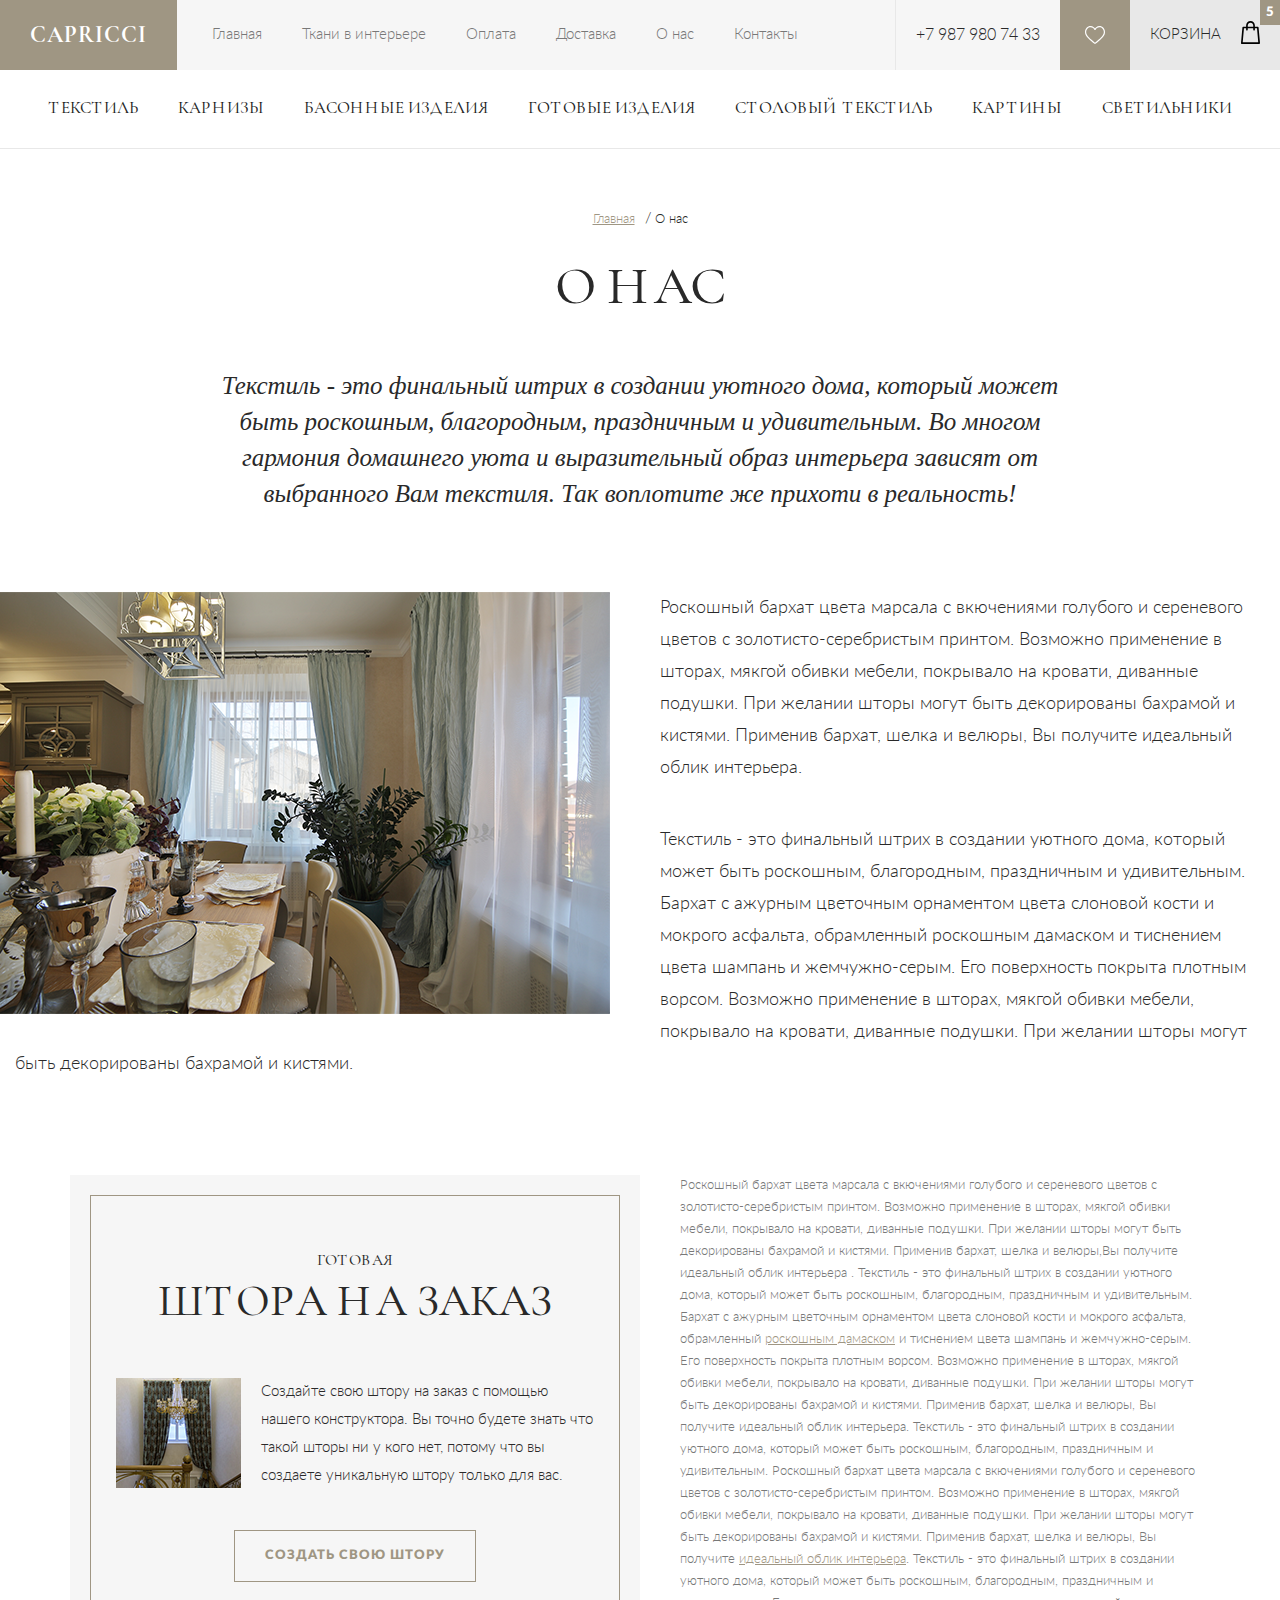
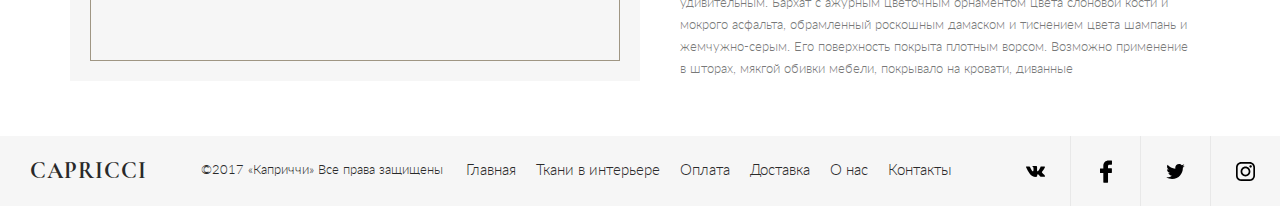
<file: about-us.html>
<!DOCTYPE html>
<html>
<!--include head-->

<head>
    <meta http-equiv="X-UA-Compatible" content="IE=edge">
    <!--meta(name="viewport" content="width=device-width, initial-scale=1.0")-->
    <meta charset="UTF-8">
    <title class="Document"></title>
    <link rel="stylesheet" href="css/fonts.css">
    <link rel="stylesheet" href="css/libs.min.css">
    <link rel="stylesheet" href="css/main.css">
    <link rel="stylesheet" href="css/media.css">
</head>

<body>
    <!--HEADER-->
    <header class="header">
        <div class="row-flex storey-1">
            <div class="logo logo-header">
                <a href="index.html"></a>
                <h2 class="logo__title logo-header__title">Capricci</h2></div>
            <nav class="navbar-wrap">
                <ul class="navbar">
                    <li class="navbar-item"><a href="index.html" class="navbar-item__link">Главная</a></li>
                    <li class="navbar-item"><a href="#" class="navbar-item__link">Ткани в интерьере</a></li>
                    <li class="navbar-item"><a href="#" class="navbar-item__link">Оплата</a></li>
                    <li class="navbar-item"><a href="#" class="navbar-item__link">Доставка</a></li>
                    <li class="navbar-item"><a href="about-us.html" class="navbar-item__link">О нас</a></li>
                    <li class="navbar-item"><a href="contacts.html" class="navbar-item__link">Контакты</a></li>
                </ul>
            </nav>
            <div class="header-phone"><a href="tel: +79879807433 " class="header-phone__link">+7 987 980 74 33</a></div>
            <a href="" class="header-love-btn">
                    <svg version="1.1" id="Layer_1" xmlns:x="&ns_extend;" xmlns:i="&ns_ai;" xmlns:graph="&ns_graphs;"
                    xmlns="http://www.w3.org/2000/svg" xmlns:xlink="http://www.w3.org/1999/xlink" x="0px" y="0px" width="26px" height="23.132px"
                    viewBox="243 216.192 26 23.132" enable-background="new 243 216.192 26 23.132" xml:space="preserve">
               <metadata>
                   <sfw  xmlns="&ns_sfw;">
                       <slices></slices>
                       <sliceSourceBounds  width="26" height="23.132" x="411.5" y="442.176" bottomLeftOrigin="true"></sliceSourceBounds>
                   </sfw>
               </metadata>
               <path d="M256,239.324c-0.37,0-0.727-0.134-1.005-0.378c-1.05-0.918-2.063-1.782-2.956-2.543l-0.005-0.004
                   c-2.619-2.232-4.881-4.16-6.455-6.059c-1.759-2.123-2.579-4.136-2.579-6.335c0-2.136,0.733-4.107,2.063-5.55
                   c1.346-1.46,3.193-2.264,5.201-2.264c1.501,0,2.875,0.474,4.085,1.41c0.611,0.472,1.164,1.05,1.652,1.725
                   c0.488-0.674,1.041-1.252,1.652-1.725c1.21-0.936,2.584-1.41,4.085-1.41c2.008,0,3.855,0.804,5.201,2.264
                   c1.33,1.443,2.062,3.414,2.062,5.55c0,2.199-0.819,4.212-2.579,6.334c-1.574,1.899-3.836,3.827-6.455,6.059
                   c-0.895,0.763-1.909,1.627-2.962,2.548C256.727,239.19,256.37,239.324,256,239.324z M250.263,217.715
                   c-1.578,0-3.027,0.63-4.081,1.773c-1.07,1.161-1.659,2.765-1.659,4.518c0,1.849,0.687,3.503,2.228,5.363
                   c1.49,1.797,3.705,3.685,6.27,5.872l0.005,0.004c0.897,0.764,1.913,1.631,2.971,2.556c1.064-0.927,2.083-1.795,2.981-2.56
                   c2.565-2.186,4.78-4.074,6.27-5.871c1.541-1.859,2.228-3.513,2.228-5.363c0-1.753-0.589-3.357-1.659-4.518
                   c-1.054-1.143-2.504-1.773-4.081-1.773c-1.156,0-2.217,0.367-3.154,1.092c-0.835,0.646-1.417,1.462-1.758,2.034
                   c-0.175,0.294-0.484,0.469-0.826,0.469c-0.342,0-0.65-0.175-0.826-0.469c-0.341-0.571-0.922-1.388-1.758-2.034
                   C252.48,218.083,251.419,217.715,250.263,217.715z"/>
               </svg> 
            </a>
            <div class="header-cart"><a href="cart.html"><span>Корзина</span><i class="icn cart header-cart__icn"></i><span class="header-cart__count">5</span></a></div>
        </div>
        <div class="row-flex storey-2">
            <nav class="header-category-wrap">
                <ul class="header-category">
                    <li class="header-category-item"><a href="catalog.html" class="header-category-item__link">Текстиль</a></li>
                    <li class="header-category-item"><a href="catalog.html" class="header-category-item__link">Карнизы</a></li>
                    <li class="header-category-item"><a href="catalog.html" class="header-category-item__link">Басонные изделия</a></li>
                    <li class="header-category-item"><a href="catalog.html" class="header-category-item__link">Готовые изделия</a></li>
                    <li class="header-category-item"><a href="catalog.html" class="header-category-item__link">Столовый текстиль</a></li>
                    <li class="header-category-item"><a href="catalog.html" class="header-category-item__link">Картины</a></li>
                    <li class="header-category-item"><a href="catalog.html" class="header-category-item__link">Светильники</a></li>
                </ul>
            </nav>
        </div>
    </header>
    <!--About-us-->
    <section class="p-b-0">
        <div class="inside-wrapper">
            <div class="container">
                <div class="row">
                    <!--Breadcrumbs-->
                    <div class="breadcrumbs-wrapp">
                        <div class="container">
                            <div class="row-flex jus-center">
                                <nav class="breadcrumbs">
                                    <ul class="breadcrumbs__list">
                                        <li class="breadcrumbsItem"><a href="index.html" class="breadcrumbsItem__link">Главная</a></li>
                                        <li class="breadcrumbsItem"><span class="breadcrumbsItem__span"> О нас</span></li>
                                    </ul>
                                </nav>
                            </div>
                        </div>
                    </div>
                </div>
                <div class="row">
                    <div class="catalog-title">
                        <h2 class="h1"> О нас</h2></div>
                    <div class="text-wrapp mb-80">
                        <p class="italic-text">Текстиль - это финальный штрих в создании уютного дома, который может быть роскошным, благородным, праздничным и удивительным. Во многом гармония домашнего уюта и выразительный образ интерьера зависят от выбранного Вам текстиля. Так воплотите же прихоти в реальность!</p>
                    </div>
                </div>
            </div>
            <div class="col">
                <div class="content"><img src="img/article/item-1.png" class="img-left">
                    <p class="content__p">Роскошный бархат цвета марсала с вкючениями голубого и сереневого цветов с золотисто-серебристым принтом. Возможно применение в шторах, мякгой обивки мебели, покрывало на кровати, диванные подушки. При желании шторы могут быть декорированы бахрамой и кистями. Применив бархат, шелка и велюры, Вы получите идеальный облик интерьера.</p>
                    <p class="content__p">Текстиль - это финальный штрих в создании уютного дома, который может быть роскошным, благородным, праздничным и удивительным. Бархат с ажурным цветочным орнаментом цвета слоновой кости и мокрого асфальта, обрамленный роскошным дамаском и тиснением цвета шампань и жемчужно-серым. Его поверхность покрыта плотным ворсом. Возможно применение в шторах, мякгой обивки мебели, покрывало на кровати, диванные подушки. При желании шторы могут быть декорированы бахрамой и кистями.</p>
                </div>
            </div>
        </div>
    </section>
    <!--Order & SEO-->
    <section>
        <div class="container">
            <div class="row-flex">
                <div class="col-md-6 create-curtain">
                    <div class="border">
                        <div class="section-title">
                            <h3 class="section-title__sub-title">готовая</h3>
                            <h2 class="section-title__title">штора на заказ</h2></div>
                        <div class="clearfix create-curtain-content"><img src="img/order-1.png" alt="" class="create-curtain__img">
                            <p class="create-curtain__text">Создайте свою штору на заказ с помощью нашего конструктора. Вы точно будете знать что такой шторы ни у кого нет, потому что вы создаете уникальную штору только для вас.</p>
                        </div>
                        <div class="create-curtain__btn">
                            <button class="btn btn__basic">Создать свою штору</button>
                        </div>
                    </div>
                </div>
                <div class="col-md-6 seo">
                    <h1 class="seo__text">Роскошный бархат цвета марсала с вкючениями голубого и  сереневого цветов с золотисто-серебристым принтом. Возможно применение в шторах, мякгой обивки мебели, покрывало на кровати, диванные подушки. При желании шторы могут быть декорированы бахрамой и кистями. Применив бархат, шелка и велюры,Вы получите идеальный облик интерьера  . Текстиль - это финальный штрих в создании уютного дома, который может быть роскошным, благородным, праздничным и удивительным.  Бархат с ажурным цветочным орнаментом цвета слоновой кости и мокрого асфальта, обрамленный <span>роскошным дамаском</span> и тиснением цвета шампань и жемчужно-серым. Его поверхность покрыта плотным ворсом.  Возможно применение в шторах, мякгой обивки мебели, покрывало на кровати, диванные подушки. При желании шторы могут быть декорированы бахрамой и кистями. Применив бархат, шелка и велюры, Вы получите идеальный облик интерьера. Текстиль - это финальный штрих в создании уютного дома, который может быть роскошным, благородным, праздничным и удивительным. Роскошный бархат цвета марсала с вкючениями голубого и  сереневого цветов с золотисто-серебристым принтом. Возможно применение в шторах, мякгой обивки мебели, покрывало на кровати, диванные подушки. При желании шторы могут быть декорированы бахрамой и кистями. Применив бархат, шелка и велюры, Вы получите <span>идеальный облик интерьера</span>. Текстиль - это финальный штрих в создании уютного дома, который может быть роскошным, благородным, праздничным и удивительным.  Бархат с ажурным цветочным орнаментом цвета слоновой кости и мокрого асфальта, обрамленный роскошным дамаском и тиснением цвета шампань и жемчужно-серым. Его поверхность покрыта плотным ворсом.  Возможно применение в шторах, мякгой обивки мебели, покрывало на кровати, диванные</h1></div>
            </div>
        </div>
    </section>
    <div class="up">
            <svg version="1.1" id="Capa_1" xmlns:x="&ns_extend;" xmlns:i="&ns_ai;" xmlns:graph="&ns_graphs;"
            xmlns="http://www.w3.org/2000/svg" xmlns:xlink="http://www.w3.org/1999/xlink" x="0px" y="0px" width="15px" height="7.924px"
            viewBox="417.5 421.038 15 7.924" enable-background="new 417.5 421.038 15 7.924" xml:space="preserve">
       <metadata>
           <sfw  xmlns="&ns_sfw;">
               <slices></slices>
               <sliceSourceBounds  width="15" height="7.924" x="417" y="421.538" bottomLeftOrigin="true"></sliceSourceBounds>
           </sfw>
       </metadata>
       <g>
           <path d="M424.701,421.16l-7.076,7.076c-0.167,0.167-0.167,0.434,0,0.6c0.167,0.167,0.434,0.167,0.6,0l6.774-6.774l6.774,6.774
               c0.167,0.167,0.434,0.167,0.6,0c0.082-0.082,0.126-0.192,0.126-0.299s-0.041-0.217-0.126-0.299l-7.076-7.076
               C425.134,420.997,424.864,420.997,424.701,421.16z"/>
       </g>
       </svg>
        Вверх
    </div>
    <div class="basket-modal">Товар был добавлен в корзину, <a href="">посмотреть корзину</a></div>
    <!--Footer-->
    <footer class="footer">
        <div class="row-flex">
            <div class="logo footer__box"><a href="index.html"><h2 class="logo__title">Capricci</h2></a></div>
            <div class="copyright footer__box">
                <p class="copyright__text">©2017 «Каприччи» Все права защищены</p>
            </div>
            <ul class="footer-menu">
                <li class="footer-menu__item">
                    <a href="" class="footer-menu__item_link">Главная</a>
                </li>
                <li class="footer-menu__item">
                    <a href="" class="footer-menu__item_link">Ткани в интерьере</a>
                </li>
                <li class="footer-menu__item">
                    <a href="" class="footer-menu__item_link">Оплата</a>
                </li>
                <li class="footer-menu__item">
                    <a href="" class="footer-menu__item_link">Доставка</a>
                </li>
                <li class="footer-menu__item">
                    <a href="" class="footer-menu__item_link">О нас</a>
                </li>
                <li class="footer-menu__item">
                    <a href="" class="footer-menu__item_link">Контакты</a>
                </li>
            </ul>
            <div class="follow footer__box">
                <ul class="row-flex follow-list">
                    <li class="follow-item"><a href="" class="follow-item__link"><i class="icn vk"></i></a></li>
                    <li class="follow-item"><a href="" class="follow-item__link"><i class="icn fb"></i></a></li>
                    <li class="follow-item"><a href="" class="follow-item__link"><i class="icn tw"></i></a></li>
                    <li class="follow-item"><a href="" class="follow-item__link"><i class="icn inst"></i></a></li>
                </ul>
            </div>
        </div>
    </footer>
    <!--Scripts-->
    <script src="js/libs.min.js"></script>
    <script src="js/common.js"></script>
</body>

</html>
</file>
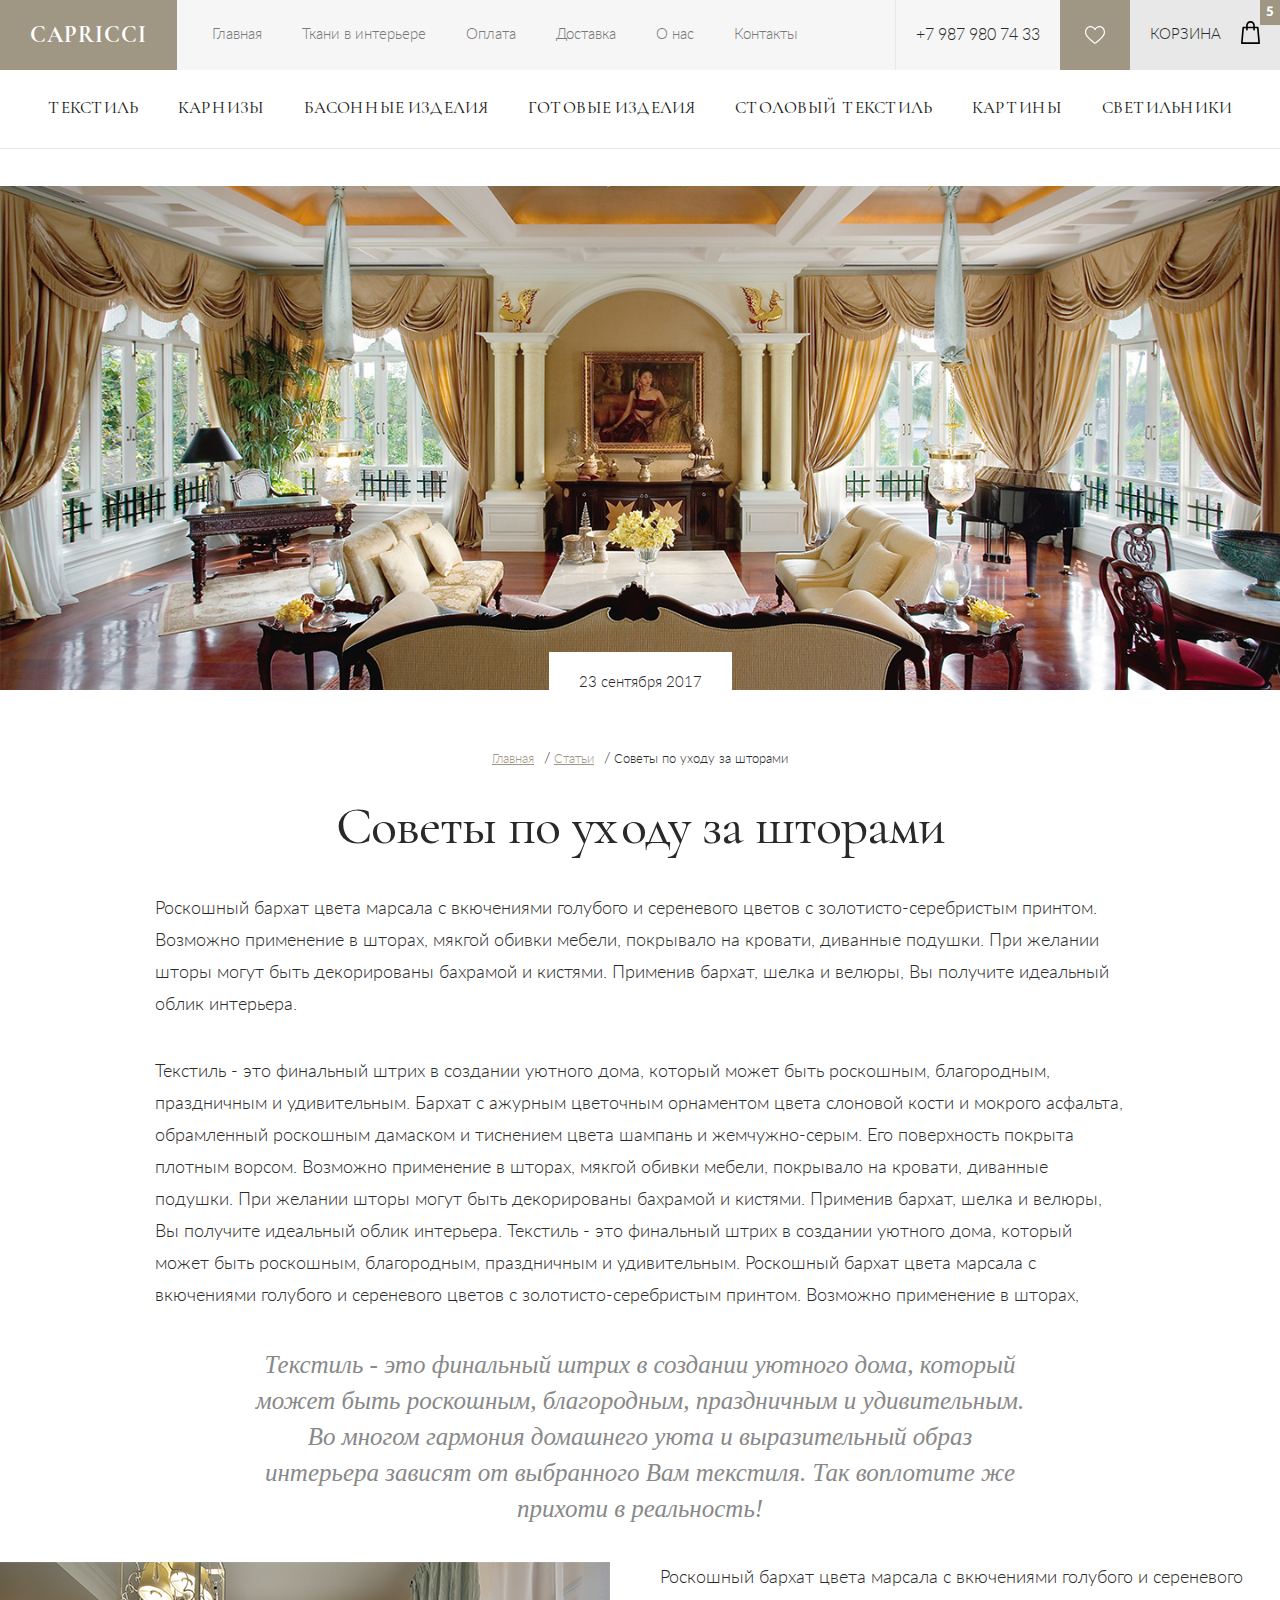
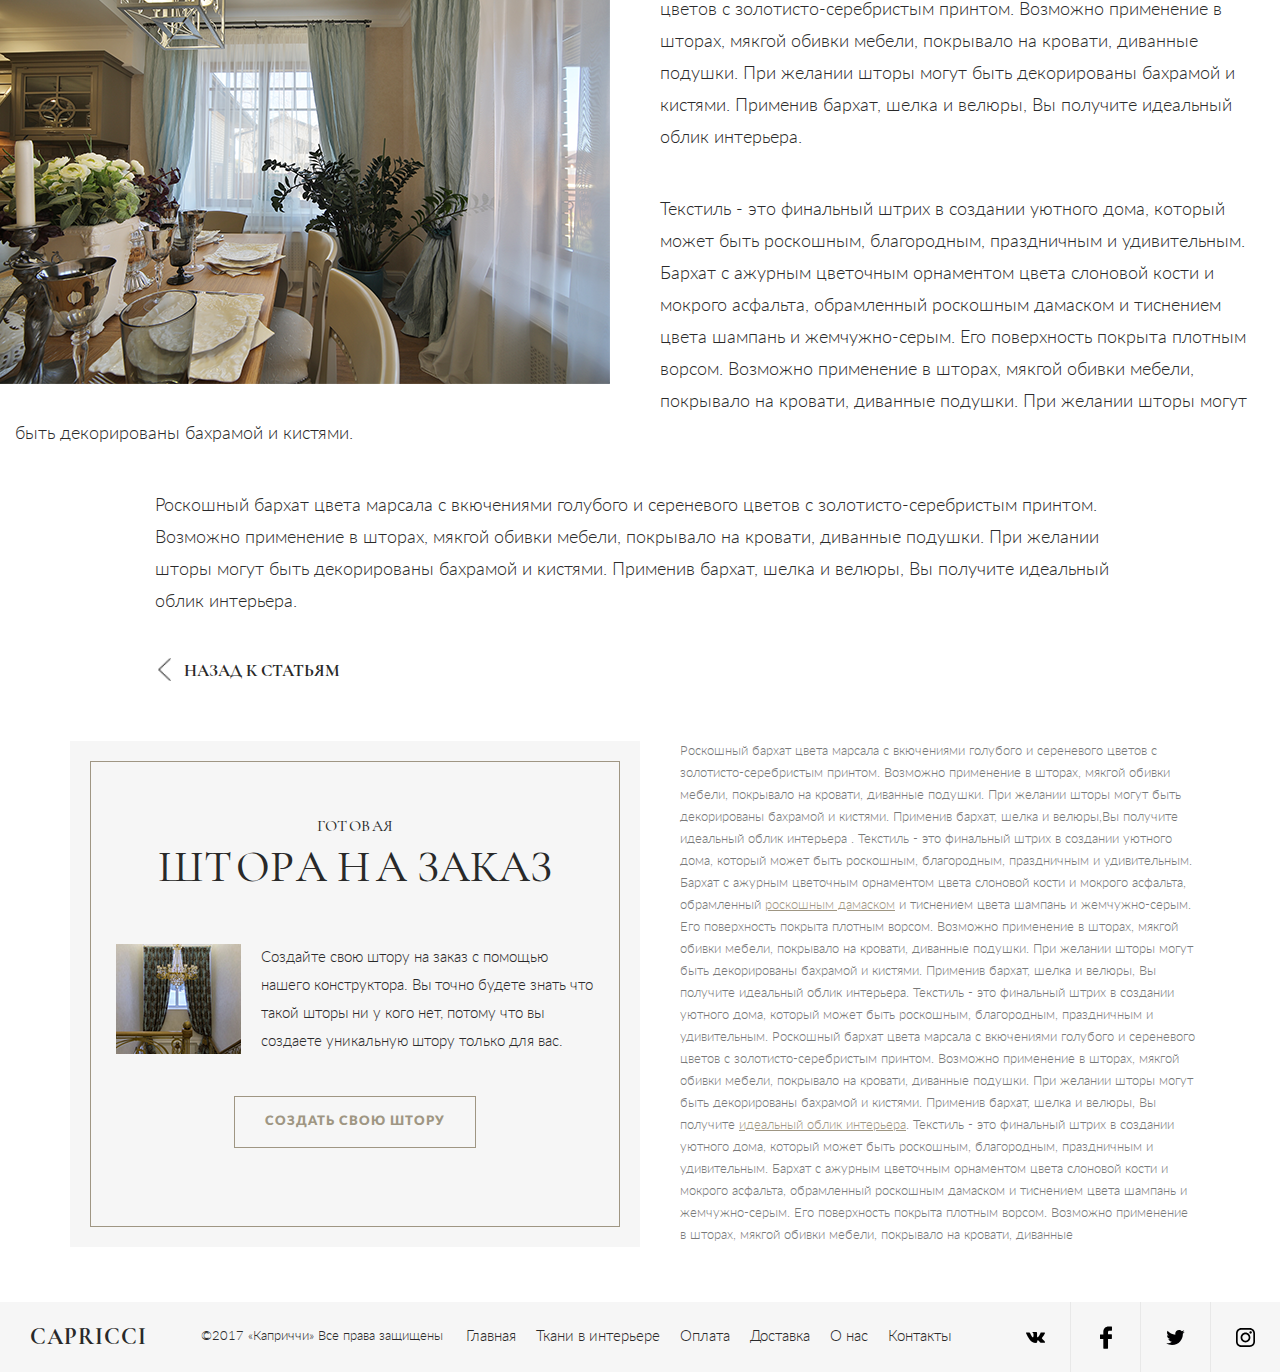
<file: article-detail.html>
<!DOCTYPE html>
<html>
<!--include head-->

<head>
    <meta http-equiv="X-UA-Compatible" content="IE=edge">
    <!--meta(name="viewport" content="width=device-width, initial-scale=1.0")-->
    <meta charset="UTF-8">
    <title class="Document"></title>
    <link rel="stylesheet" href="css/fonts.css">
    <link rel="stylesheet" href="css/libs.min.css">
    <link rel="stylesheet" href="css/main.css">
    <link rel="stylesheet" href="css/media.css">
</head>

<body>
    <!--HEADER-->
    <header class="header">
        <div class="row-flex storey-1">
            <div class="logo logo-header">
                <a href="index.html"></a>
                <h2 class="logo__title logo-header__title">Capricci</h2></div>
            <nav class="navbar-wrap">
                <ul class="navbar">
                    <li class="navbar-item"><a href="index.html" class="navbar-item__link">Главная</a></li>
                    <li class="navbar-item"><a href="#" class="navbar-item__link">Ткани в интерьере</a></li>
                    <li class="navbar-item"><a href="#" class="navbar-item__link">Оплата</a></li>
                    <li class="navbar-item"><a href="#" class="navbar-item__link">Доставка</a></li>
                    <li class="navbar-item"><a href="about-us.html" class="navbar-item__link">О нас</a></li>
                    <li class="navbar-item"><a href="contacts.html" class="navbar-item__link">Контакты</a></li>
                </ul>
            </nav>
            <div class="header-phone"><a href="tel: +79879807433 " class="header-phone__link">+7 987 980 74 33</a></div>
            <a href="" class="header-love-btn">
                    <svg version="1.1" id="Layer_1" xmlns:x="&ns_extend;" xmlns:i="&ns_ai;" xmlns:graph="&ns_graphs;"
                    xmlns="http://www.w3.org/2000/svg" xmlns:xlink="http://www.w3.org/1999/xlink" x="0px" y="0px" width="26px" height="23.132px"
                    viewBox="243 216.192 26 23.132" enable-background="new 243 216.192 26 23.132" xml:space="preserve">
               <metadata>
                   <sfw  xmlns="&ns_sfw;">
                       <slices></slices>
                       <sliceSourceBounds  width="26" height="23.132" x="411.5" y="442.176" bottomLeftOrigin="true"></sliceSourceBounds>
                   </sfw>
               </metadata>
               <path d="M256,239.324c-0.37,0-0.727-0.134-1.005-0.378c-1.05-0.918-2.063-1.782-2.956-2.543l-0.005-0.004
                   c-2.619-2.232-4.881-4.16-6.455-6.059c-1.759-2.123-2.579-4.136-2.579-6.335c0-2.136,0.733-4.107,2.063-5.55
                   c1.346-1.46,3.193-2.264,5.201-2.264c1.501,0,2.875,0.474,4.085,1.41c0.611,0.472,1.164,1.05,1.652,1.725
                   c0.488-0.674,1.041-1.252,1.652-1.725c1.21-0.936,2.584-1.41,4.085-1.41c2.008,0,3.855,0.804,5.201,2.264
                   c1.33,1.443,2.062,3.414,2.062,5.55c0,2.199-0.819,4.212-2.579,6.334c-1.574,1.899-3.836,3.827-6.455,6.059
                   c-0.895,0.763-1.909,1.627-2.962,2.548C256.727,239.19,256.37,239.324,256,239.324z M250.263,217.715
                   c-1.578,0-3.027,0.63-4.081,1.773c-1.07,1.161-1.659,2.765-1.659,4.518c0,1.849,0.687,3.503,2.228,5.363
                   c1.49,1.797,3.705,3.685,6.27,5.872l0.005,0.004c0.897,0.764,1.913,1.631,2.971,2.556c1.064-0.927,2.083-1.795,2.981-2.56
                   c2.565-2.186,4.78-4.074,6.27-5.871c1.541-1.859,2.228-3.513,2.228-5.363c0-1.753-0.589-3.357-1.659-4.518
                   c-1.054-1.143-2.504-1.773-4.081-1.773c-1.156,0-2.217,0.367-3.154,1.092c-0.835,0.646-1.417,1.462-1.758,2.034
                   c-0.175,0.294-0.484,0.469-0.826,0.469c-0.342,0-0.65-0.175-0.826-0.469c-0.341-0.571-0.922-1.388-1.758-2.034
                   C252.48,218.083,251.419,217.715,250.263,217.715z"/>
               </svg> 
            </a>
            <div class="header-cart"><a href="cart.html"><span>Корзина</span><i class="icn cart header-cart__icn"></i><span class="header-cart__count">5</span></a></div>
        </div>
        <div class="row-flex storey-2">
            <nav class="header-category-wrap">
                <ul class="header-category">
                    <li class="header-category-item"><a href="catalog.html" class="header-category-item__link">Текстиль</a></li>
                    <li class="header-category-item"><a href="catalog.html" class="header-category-item__link">Карнизы</a></li>
                    <li class="header-category-item"><a href="catalog.html" class="header-category-item__link">Басонные изделия</a></li>
                    <li class="header-category-item"><a href="catalog.html" class="header-category-item__link">Готовые изделия</a></li>
                    <li class="header-category-item"><a href="catalog.html" class="header-category-item__link">Столовый текстиль</a></li>
                    <li class="header-category-item"><a href="catalog.html" class="header-category-item__link">Картины</a></li>
                    <li class="header-category-item"><a href="catalog.html" class="header-category-item__link">Светильники</a></li>
                </ul>
            </nav>
        </div>
    </header>
    <section style="background-image: url(img/article/bg.png)" id="block1" class="vh-60 article-detail-header p-0">
        <div class="col">
            <div class="article-detail-date-wrapp">
                <p class="article-detail-date">23 сентября 2017</p>
            </div>
        </div>
    </section>
    <!--Articles-->
    <section class="p-b-0">
        <div class="inside-wrapper">
            <div class="container">
                <div class="row">
                    <!--Breadcrumbs-->
                    <div class="breadcrumbs-wrapp">
                        <div class="container">
                            <div class="row-flex jus-center">
                                <nav class="breadcrumbs">
                                    <ul class="breadcrumbs__list">
                                        <li class="breadcrumbsItem"><a href="index.html" class="breadcrumbsItem__link">Главная</a></li>
                                        <li class="breadcrumbsItem"><a href="articles.html" class="breadcrumbsItem__link">Статьи</a></li>
                                        <li class="breadcrumbsItem"><span class="breadcrumbsItem__span">Советы по уходу за шторами</span></li>
                                    </ul>
                                </nav>
                            </div>
                        </div>
                    </div>
                </div>
                <div class="row">
                    <div class="inside-container">
                        <div class="article-detail-title">
                            <h1 class="h1">Советы по уходу за шторами</h1></div>
                        <p class="p">Роскошный бархат цвета марсала с вкючениями голубого и сереневого цветов с золотисто-серебристым принтом. Возможно применение в шторах, мякгой обивки мебели, покрывало на кровати, диванные подушки. При желании шторы могут быть декорированы бахрамой и кистями. Применив бархат, шелка и велюры, Вы получите идеальный облик интерьера.</p>
                        <p class="p">Текстиль - это финальный штрих в создании уютного дома, который может быть роскошным, благородным, праздничным и удивительным. Бархат с ажурным цветочным орнаментом цвета слоновой кости и мокрого асфальта, обрамленный роскошным дамаском и тиснением цвета шампань и жемчужно-серым. Его поверхность покрыта плотным ворсом. Возможно применение в шторах, мякгой обивки мебели, покрывало на кровати, диванные подушки. При желании шторы могут быть декорированы бахрамой и кистями. Применив бархат, шелка и велюры, Вы получите идеальный облик интерьера. Текстиль - это финальный штрих в создании уютного дома, который может быть роскошным, благородным, праздничным и удивительным. Роскошный бархат цвета марсала с вкючениями голубого и сереневого цветов с золотисто-серебристым принтом. Возможно применение в шторах,</p>
                        <div class="highlight-text">
                            <p class="italic-text highlight-text__p p">Текстиль - это финальный штрих в создании уютного дома, который может быть роскошным, благородным, праздничным и удивительным. Во многом гармония домашнего уюта и выразительный образ интерьера зависят от выбранного Вам текстиля. Так воплотите же прихоти в реальность!</p>
                        </div>
                    </div>
                </div>
            </div>
            <div class="col">
                <div class="content"><img src="img/article/item-1.png" class="img-left">
                    <p class="content__p p">Роскошный бархат цвета марсала с вкючениями голубого и сереневого цветов с золотисто-серебристым принтом. Возможно применение в шторах, мякгой обивки мебели, покрывало на кровати, диванные подушки. При желании шторы могут быть декорированы бахрамой и кистями. Применив бархат, шелка и велюры, Вы получите идеальный облик интерьера.</p>
                    <p class="content__p p">Текстиль - это финальный штрих в создании уютного дома, который может быть роскошным, благородным, праздничным и удивительным. Бархат с ажурным цветочным орнаментом цвета слоновой кости и мокрого асфальта, обрамленный роскошным дамаском и тиснением цвета шампань и жемчужно-серым. Его поверхность покрыта плотным ворсом. Возможно применение в шторах, мякгой обивки мебели, покрывало на кровати, диванные подушки. При желании шторы могут быть декорированы бахрамой и кистями.</p>
                </div>
                <div class="inside-container">
                    <p class="content__p p">Роскошный бархат цвета марсала с вкючениями голубого и сереневого цветов с золотисто-серебристым принтом. Возможно применение в шторах, мякгой обивки мебели, покрывало на кровати, диванные подушки. При желании шторы могут быть декорированы бахрамой и кистями. Применив бархат, шелка и велюры, Вы получите идеальный облик интерьера.</p><a href="articles.html" class="back-link"><i class="left-arrows icn"></i><span>Назад к статьям</span></a></div>
            </div>
        </div>
    </section>
    <!--Order & SEO-->
    <section>
        <div class="container">
            <div class="row-flex">
                <div class="col-md-6 create-curtain">
                    <div class="border">
                        <div class="section-title">
                            <h3 class="section-title__sub-title">готовая</h3>
                            <h2 class="section-title__title">штора на заказ</h2></div>
                        <div class="clearfix create-curtain-content"><img src="img/order-1.png" alt="" class="create-curtain__img">
                            <p class="create-curtain__text">Создайте свою штору на заказ с помощью нашего конструктора. Вы точно будете знать что такой шторы ни у кого нет, потому что вы создаете уникальную штору только для вас.</p>
                        </div>
                        <div class="create-curtain__btn">
                            <button class="btn btn__basic">Создать свою штору</button>
                        </div>
                    </div>
                </div>
                <div class="col-md-6 seo">
                    <h1 class="seo__text">Роскошный бархат цвета марсала с вкючениями голубого и  сереневого цветов с золотисто-серебристым принтом. Возможно применение в шторах, мякгой обивки мебели, покрывало на кровати, диванные подушки. При желании шторы могут быть декорированы бахрамой и кистями. Применив бархат, шелка и велюры,Вы получите идеальный облик интерьера  . Текстиль - это финальный штрих в создании уютного дома, который может быть роскошным, благородным, праздничным и удивительным.  Бархат с ажурным цветочным орнаментом цвета слоновой кости и мокрого асфальта, обрамленный <span>роскошным дамаском</span> и тиснением цвета шампань и жемчужно-серым. Его поверхность покрыта плотным ворсом.  Возможно применение в шторах, мякгой обивки мебели, покрывало на кровати, диванные подушки. При желании шторы могут быть декорированы бахрамой и кистями. Применив бархат, шелка и велюры, Вы получите идеальный облик интерьера. Текстиль - это финальный штрих в создании уютного дома, который может быть роскошным, благородным, праздничным и удивительным. Роскошный бархат цвета марсала с вкючениями голубого и  сереневого цветов с золотисто-серебристым принтом. Возможно применение в шторах, мякгой обивки мебели, покрывало на кровати, диванные подушки. При желании шторы могут быть декорированы бахрамой и кистями. Применив бархат, шелка и велюры, Вы получите <span>идеальный облик интерьера</span>. Текстиль - это финальный штрих в создании уютного дома, который может быть роскошным, благородным, праздничным и удивительным.  Бархат с ажурным цветочным орнаментом цвета слоновой кости и мокрого асфальта, обрамленный роскошным дамаском и тиснением цвета шампань и жемчужно-серым. Его поверхность покрыта плотным ворсом.  Возможно применение в шторах, мякгой обивки мебели, покрывало на кровати, диванные</h1></div>
            </div>
        </div>
    </section>
    <div class="up">
            <svg version="1.1" id="Capa_1" xmlns:x="&ns_extend;" xmlns:i="&ns_ai;" xmlns:graph="&ns_graphs;"
            xmlns="http://www.w3.org/2000/svg" xmlns:xlink="http://www.w3.org/1999/xlink" x="0px" y="0px" width="15px" height="7.924px"
            viewBox="417.5 421.038 15 7.924" enable-background="new 417.5 421.038 15 7.924" xml:space="preserve">
       <metadata>
           <sfw  xmlns="&ns_sfw;">
               <slices></slices>
               <sliceSourceBounds  width="15" height="7.924" x="417" y="421.538" bottomLeftOrigin="true"></sliceSourceBounds>
           </sfw>
       </metadata>
       <g>
           <path d="M424.701,421.16l-7.076,7.076c-0.167,0.167-0.167,0.434,0,0.6c0.167,0.167,0.434,0.167,0.6,0l6.774-6.774l6.774,6.774
               c0.167,0.167,0.434,0.167,0.6,0c0.082-0.082,0.126-0.192,0.126-0.299s-0.041-0.217-0.126-0.299l-7.076-7.076
               C425.134,420.997,424.864,420.997,424.701,421.16z"/>
       </g>
       </svg>
        Вверх
    </div>
    <div class="basket-modal">Товар был добавлен в корзину, <a href="">посмотреть корзину</a></div>
    <!--Footer-->
    <footer class="footer">
        <div class="row-flex">
            <div class="logo footer__box"><a href="index.html"><h2 class="logo__title">Capricci</h2></a></div>
            <div class="copyright footer__box">
                <p class="copyright__text">©2017 «Каприччи» Все права защищены</p>
            </div>
            <ul class="footer-menu">
                <li class="footer-menu__item">
                    <a href="" class="footer-menu__item_link">Главная</a>
                </li>
                <li class="footer-menu__item">
                    <a href="" class="footer-menu__item_link">Ткани в интерьере</a>
                </li>
                <li class="footer-menu__item">
                    <a href="" class="footer-menu__item_link">Оплата</a>
                </li>
                <li class="footer-menu__item">
                    <a href="" class="footer-menu__item_link">Доставка</a>
                </li>
                <li class="footer-menu__item">
                    <a href="" class="footer-menu__item_link">О нас</a>
                </li>
                <li class="footer-menu__item">
                    <a href="" class="footer-menu__item_link">Контакты</a>
                </li>
            </ul>
            <div class="follow footer__box">
                <ul class="row-flex follow-list">
                    <li class="follow-item"><a href="" class="follow-item__link"><i class="icn vk"></i></a></li>
                    <li class="follow-item"><a href="" class="follow-item__link"><i class="icn fb"></i></a></li>
                    <li class="follow-item"><a href="" class="follow-item__link"><i class="icn tw"></i></a></li>
                    <li class="follow-item"><a href="" class="follow-item__link"><i class="icn inst"></i></a></li>
                </ul>
            </div>
        </div>
    </footer>
    <!--Scripts-->
    <script src="js/libs.min.js"></script>
    <script src="js/common.js"></script>
</body>

</html>
</file>
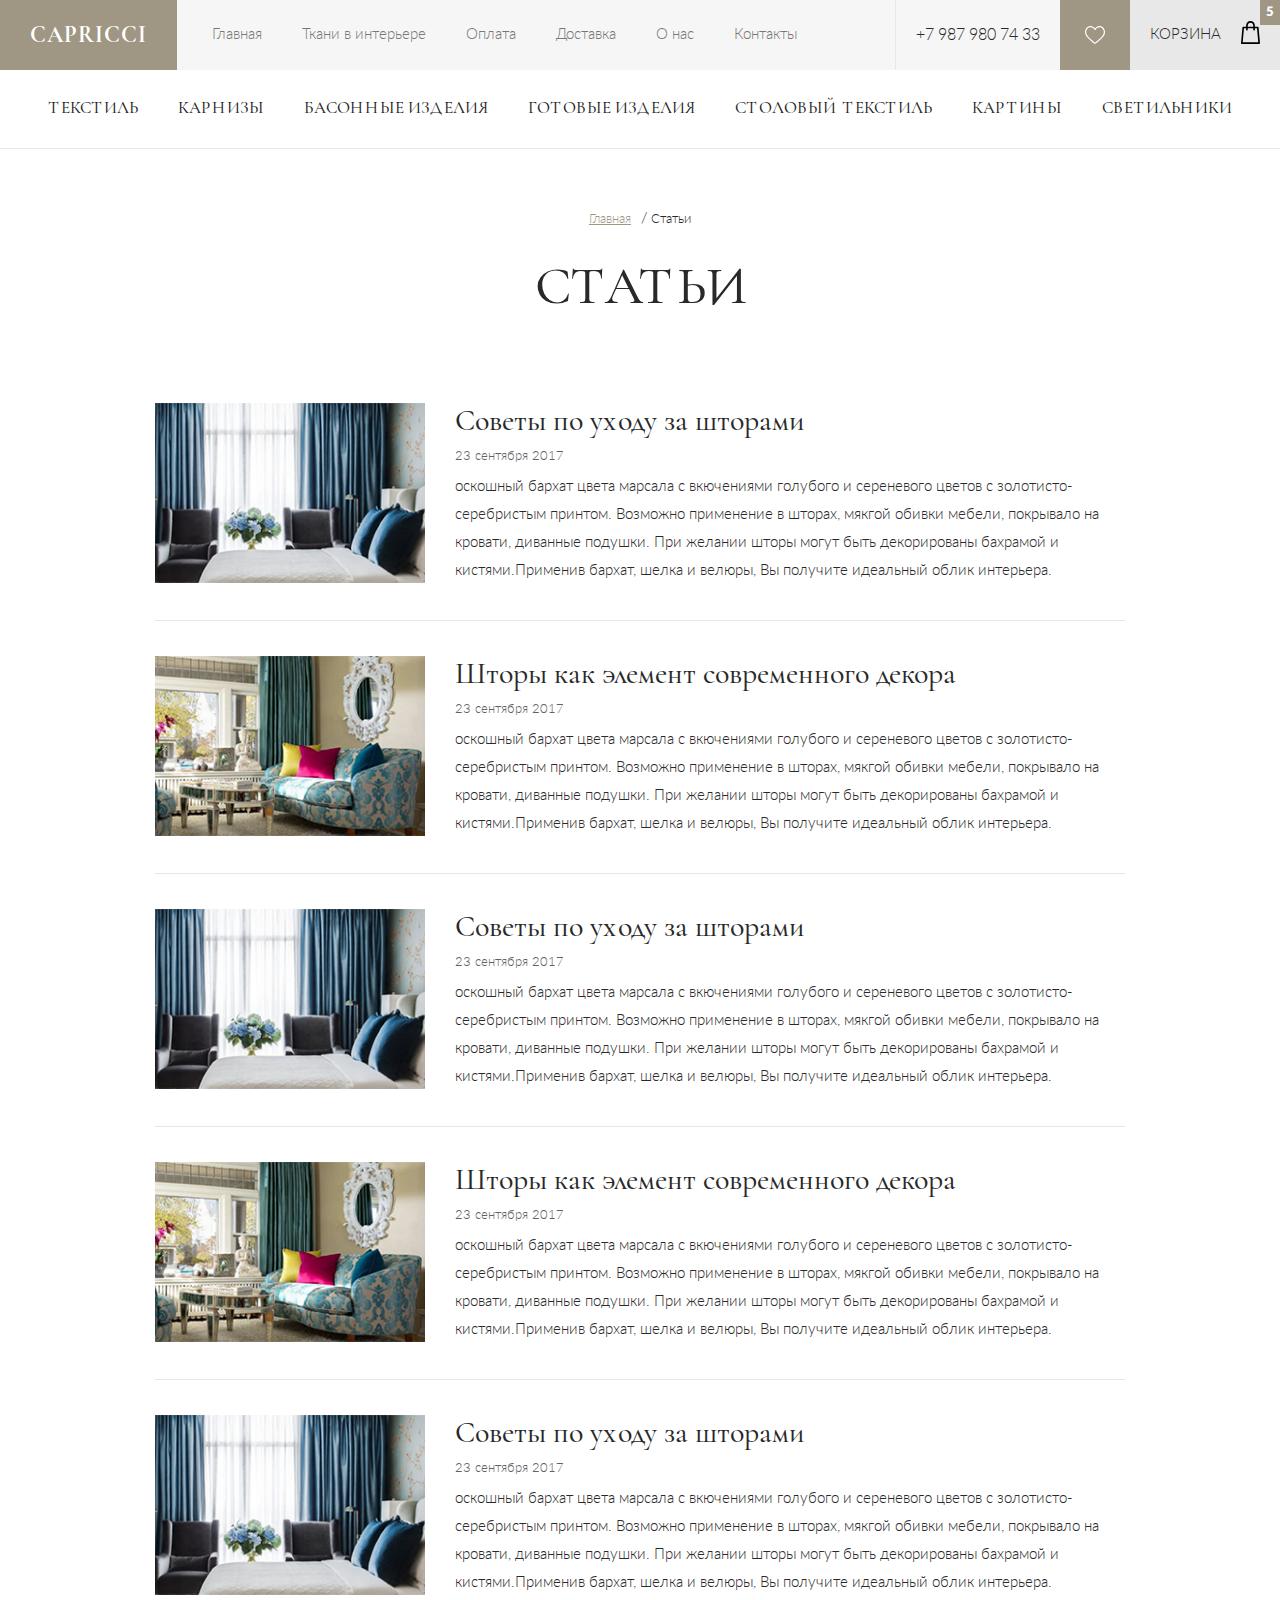
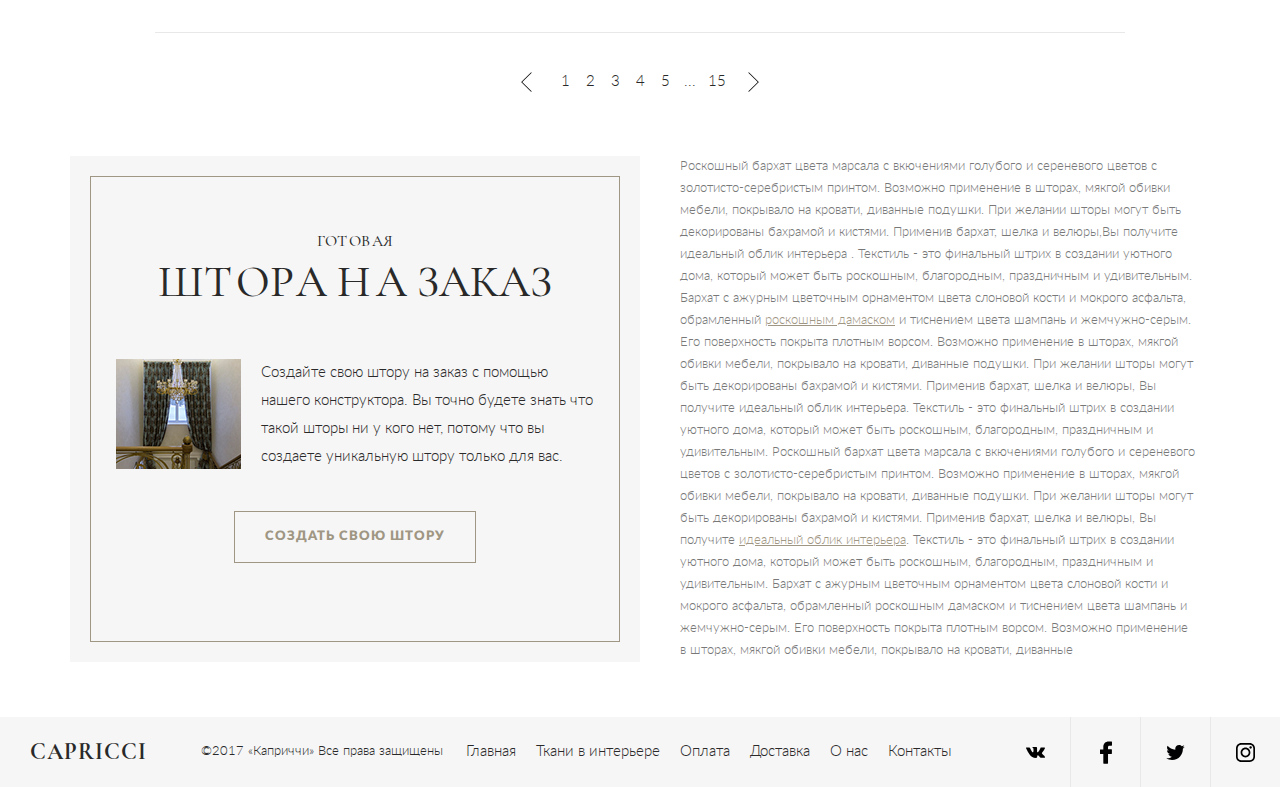
<file: articles.html>
<!DOCTYPE html>
<html>
<!--include head-->

<head>
    <meta http-equiv="X-UA-Compatible" content="IE=edge">
    <!--meta(name="viewport" content="width=device-width, initial-scale=1.0")-->
    <meta charset="UTF-8">
    <title class="Document"></title>
    <link rel="stylesheet" href="css/fonts.css">
    <link rel="stylesheet" href="css/libs.min.css">
    <link rel="stylesheet" href="css/main.css">
    <link rel="stylesheet" href="css/media.css">
</head>

<body>
    <!--HEADER-->
    <header class="header">
        <div class="row-flex storey-1">
            <div class="logo logo-header">
                <a href="index.html"></a>
                <h2 class="logo__title logo-header__title">Capricci</h2></div>
            <nav class="navbar-wrap">
                <ul class="navbar">
                    <li class="navbar-item"><a href="index.html" class="navbar-item__link">Главная</a></li>
                    <li class="navbar-item"><a href="#" class="navbar-item__link">Ткани в интерьере</a></li>
                    <li class="navbar-item"><a href="#" class="navbar-item__link">Оплата</a></li>
                    <li class="navbar-item"><a href="#" class="navbar-item__link">Доставка</a></li>
                    <li class="navbar-item"><a href="about-us.html" class="navbar-item__link">О нас</a></li>
                    <li class="navbar-item"><a href="contacts.html" class="navbar-item__link">Контакты</a></li>
                </ul>
            </nav>
            <div class="header-phone"><a href="tel: +79879807433 " class="header-phone__link">+7 987 980 74 33</a></div>
            <a href="" class="header-love-btn">
                    <svg version="1.1" id="Layer_1" xmlns:x="&ns_extend;" xmlns:i="&ns_ai;" xmlns:graph="&ns_graphs;"
                    xmlns="http://www.w3.org/2000/svg" xmlns:xlink="http://www.w3.org/1999/xlink" x="0px" y="0px" width="26px" height="23.132px"
                    viewBox="243 216.192 26 23.132" enable-background="new 243 216.192 26 23.132" xml:space="preserve">
               <metadata>
                   <sfw  xmlns="&ns_sfw;">
                       <slices></slices>
                       <sliceSourceBounds  width="26" height="23.132" x="411.5" y="442.176" bottomLeftOrigin="true"></sliceSourceBounds>
                   </sfw>
               </metadata>
               <path d="M256,239.324c-0.37,0-0.727-0.134-1.005-0.378c-1.05-0.918-2.063-1.782-2.956-2.543l-0.005-0.004
                   c-2.619-2.232-4.881-4.16-6.455-6.059c-1.759-2.123-2.579-4.136-2.579-6.335c0-2.136,0.733-4.107,2.063-5.55
                   c1.346-1.46,3.193-2.264,5.201-2.264c1.501,0,2.875,0.474,4.085,1.41c0.611,0.472,1.164,1.05,1.652,1.725
                   c0.488-0.674,1.041-1.252,1.652-1.725c1.21-0.936,2.584-1.41,4.085-1.41c2.008,0,3.855,0.804,5.201,2.264
                   c1.33,1.443,2.062,3.414,2.062,5.55c0,2.199-0.819,4.212-2.579,6.334c-1.574,1.899-3.836,3.827-6.455,6.059
                   c-0.895,0.763-1.909,1.627-2.962,2.548C256.727,239.19,256.37,239.324,256,239.324z M250.263,217.715
                   c-1.578,0-3.027,0.63-4.081,1.773c-1.07,1.161-1.659,2.765-1.659,4.518c0,1.849,0.687,3.503,2.228,5.363
                   c1.49,1.797,3.705,3.685,6.27,5.872l0.005,0.004c0.897,0.764,1.913,1.631,2.971,2.556c1.064-0.927,2.083-1.795,2.981-2.56
                   c2.565-2.186,4.78-4.074,6.27-5.871c1.541-1.859,2.228-3.513,2.228-5.363c0-1.753-0.589-3.357-1.659-4.518
                   c-1.054-1.143-2.504-1.773-4.081-1.773c-1.156,0-2.217,0.367-3.154,1.092c-0.835,0.646-1.417,1.462-1.758,2.034
                   c-0.175,0.294-0.484,0.469-0.826,0.469c-0.342,0-0.65-0.175-0.826-0.469c-0.341-0.571-0.922-1.388-1.758-2.034
                   C252.48,218.083,251.419,217.715,250.263,217.715z"/>
               </svg> 
            </a>
            <div class="header-cart"><a href="cart.html"><span>Корзина</span><i class="icn cart header-cart__icn"></i><span class="header-cart__count">5</span></a></div>
        </div>
        <div class="row-flex storey-2">
            <nav class="header-category-wrap">
                <ul class="header-category">
                    <li class="header-category-item"><a href="catalog.html" class="header-category-item__link">Текстиль</a></li>
                    <li class="header-category-item"><a href="catalog.html" class="header-category-item__link">Карнизы</a></li>
                    <li class="header-category-item"><a href="catalog.html" class="header-category-item__link">Басонные изделия</a></li>
                    <li class="header-category-item"><a href="catalog.html" class="header-category-item__link">Готовые изделия</a></li>
                    <li class="header-category-item"><a href="catalog.html" class="header-category-item__link">Столовый текстиль</a></li>
                    <li class="header-category-item"><a href="catalog.html" class="header-category-item__link">Картины</a></li>
                    <li class="header-category-item"><a href="catalog.html" class="header-category-item__link">Светильники</a></li>
                </ul>
            </nav>
        </div>
    </header>
    <!--Articles-->
    <section class="p-b-0">
        <div class="inside-wrapper">
            <div class="container">
                <div class="row">
                    <!--Breadcrumbs-->
                    <div class="breadcrumbs-wrapp">
                        <div class="container">
                            <div class="row-flex jus-center">
                                <nav class="breadcrumbs">
                                    <ul class="breadcrumbs__list">
                                        <li class="breadcrumbsItem"><a href="" class="breadcrumbsItem__link">Главная</a></li>
                                        <li class="breadcrumbsItem"><span class="breadcrumbsItem__span"> Статьи</span></li>
                                    </ul>
                                </nav>
                            </div>
                        </div>
                    </div>
                </div>
                <div class="row">
                    <div class="catalog-title">
                        <h2 class="h1"> Статьи</h2></div>
                </div>
                <div class="row">
                    <div class="articles-wrapp">
                        <div class="article">
                            <div class="article-img"><img src="img/article/item-2.png" alt="alt" class="article-img__img obj-f-n"></div>
                            <div class="article-content"><a href="article-detail.html" class="article__title ">Советы по уходу за шторами</a>
                                <p class="article__date">23 сентября 2017</p>
                                <p class="article__text">оскошный бархат цвета марсала с вкючениями голубого и сереневого цветов с золотисто- серебристым принтом. Возможно применение в шторах, мякгой обивки мебели, покрывало на кровати, диванные подушки. При желании шторы могут быть декорированы бахрамой и кистями.Применив бархат, шелка и велюры, Вы получите идеальный облик интерьера.</p>
                            </div>
                        </div>
                        <div class="article">
                            <div class="article-img"><img src="img/article/item-3.png" alt="alt" class="article-img__img obj-f-n"></div>
                            <div class="article-content"><a href="article-detail.html" class="article__title ">Шторы как элемент современного декора</a>
                                <p class="article__date">23 сентября 2017</p>
                                <p class="article__text">оскошный бархат цвета марсала с вкючениями голубого и сереневого цветов с золотисто- серебристым принтом. Возможно применение в шторах, мякгой обивки мебели, покрывало на кровати, диванные подушки. При желании шторы могут быть декорированы бахрамой и кистями.Применив бархат, шелка и велюры, Вы получите идеальный облик интерьера.</p>
                            </div>
                        </div>
                        <div class="article">
                            <div class="article-img"><img src="img/article/item-2.png" alt="alt" class="article-img__img obj-f-n"></div>
                            <div class="article-content"><a href="article-detail.html" class="article__title ">Советы по уходу за шторами</a>
                                <p class="article__date">23 сентября 2017</p>
                                <p class="article__text">оскошный бархат цвета марсала с вкючениями голубого и сереневого цветов с золотисто- серебристым принтом. Возможно применение в шторах, мякгой обивки мебели, покрывало на кровати, диванные подушки. При желании шторы могут быть декорированы бахрамой и кистями.Применив бархат, шелка и велюры, Вы получите идеальный облик интерьера.</p>
                            </div>
                        </div>
                        <div class="article">
                            <div class="article-img"><img src="img/article/item-3.png" alt="alt" class="article-img__img obj-f-n"></div>
                            <div class="article-content"><a href="article-detail.html" class="article__title ">Шторы как элемент современного декора</a>
                                <p class="article__date">23 сентября 2017</p>
                                <p class="article__text">оскошный бархат цвета марсала с вкючениями голубого и сереневого цветов с золотисто- серебристым принтом. Возможно применение в шторах, мякгой обивки мебели, покрывало на кровати, диванные подушки. При желании шторы могут быть декорированы бахрамой и кистями.Применив бархат, шелка и велюры, Вы получите идеальный облик интерьера.</p>
                            </div>
                        </div>
                        <div class="article">
                            <div class="article-img"><img src="img/article/item-2.png" alt="alt" class="article-img__img obj-f-n"></div>
                            <div class="article-content"><a href="article-detail.html" class="article__title ">Советы по уходу за шторами</a>
                                <p class="article__date">23 сентября 2017</p>
                                <p class="article__text">оскошный бархат цвета марсала с вкючениями голубого и сереневого цветов с золотисто- серебристым принтом. Возможно применение в шторах, мякгой обивки мебели, покрывало на кровати, диванные подушки. При желании шторы могут быть декорированы бахрамой и кистями.Применив бархат, шелка и велюры, Вы получите идеальный облик интерьера.</p>
                            </div>
                        </div>
                    </div>
                </div>
                <div class="row-flex pagination">
                    <button class="pagination__back"></button>
                    <ul class="pagination-list">
                        <li class="pagination-list-item"><a href="$" class="pagination-list-item__link">1</a></li>
                        <li class="pagination-list-item"><a href="$" class="pagination-list-item__link">2</a></li>
                        <li class="pagination-list-item"><a href="$" class="pagination-list-item__link">3</a></li>
                        <li class="pagination-list-item"><a href="$" class="pagination-list-item__link">4</a></li>
                        <li class="pagination-list-item"><a href="$" class="pagination-list-item__link">5</a></li>
                        <li class="pagination-list-item"><span class="pagination-list-item__link">...</span></li>
                        <li class="pagination-list-item"><a href="$" class="pagination-list-item__link">15</a></li>
                    </ul>
                    <button class="pagination__next"></button>
                </div>
            </div>
        </div>
    </section>
    <!--Order & SEO-->
    <section>
        <div class="container">
            <div class="row-flex">
                <div class="col-md-6 create-curtain">
                    <div class="border">
                        <div class="section-title">
                            <h3 class="section-title__sub-title">готовая</h3>
                            <h2 class="section-title__title">штора на заказ</h2></div>
                        <div class="clearfix create-curtain-content"><img src="img/order-1.png" alt="" class="create-curtain__img">
                            <p class="create-curtain__text">Создайте свою штору на заказ с помощью нашего конструктора. Вы точно будете знать что такой шторы ни у кого нет, потому что вы создаете уникальную штору только для вас.</p>
                        </div>
                        <div class="create-curtain__btn">
                            <button class="btn btn__basic">Создать свою штору</button>
                        </div>
                    </div>
                </div>
                <div class="col-md-6 seo">
                    <h1 class="seo__text">Роскошный бархат цвета марсала с вкючениями голубого и  сереневого цветов с золотисто-серебристым принтом. Возможно применение в шторах, мякгой обивки мебели, покрывало на кровати, диванные подушки. При желании шторы могут быть декорированы бахрамой и кистями. Применив бархат, шелка и велюры,Вы получите идеальный облик интерьера  . Текстиль - это финальный штрих в создании уютного дома, который может быть роскошным, благородным, праздничным и удивительным.  Бархат с ажурным цветочным орнаментом цвета слоновой кости и мокрого асфальта, обрамленный <span>роскошным дамаском</span> и тиснением цвета шампань и жемчужно-серым. Его поверхность покрыта плотным ворсом.  Возможно применение в шторах, мякгой обивки мебели, покрывало на кровати, диванные подушки. При желании шторы могут быть декорированы бахрамой и кистями. Применив бархат, шелка и велюры, Вы получите идеальный облик интерьера. Текстиль - это финальный штрих в создании уютного дома, который может быть роскошным, благородным, праздничным и удивительным. Роскошный бархат цвета марсала с вкючениями голубого и  сереневого цветов с золотисто-серебристым принтом. Возможно применение в шторах, мякгой обивки мебели, покрывало на кровати, диванные подушки. При желании шторы могут быть декорированы бахрамой и кистями. Применив бархат, шелка и велюры, Вы получите <span>идеальный облик интерьера</span>. Текстиль - это финальный штрих в создании уютного дома, который может быть роскошным, благородным, праздничным и удивительным.  Бархат с ажурным цветочным орнаментом цвета слоновой кости и мокрого асфальта, обрамленный роскошным дамаском и тиснением цвета шампань и жемчужно-серым. Его поверхность покрыта плотным ворсом.  Возможно применение в шторах, мякгой обивки мебели, покрывало на кровати, диванные</h1></div>
            </div>
        </div>
    </section>
    <div class="up">
            <svg version="1.1" id="Capa_1" xmlns:x="&ns_extend;" xmlns:i="&ns_ai;" xmlns:graph="&ns_graphs;"
            xmlns="http://www.w3.org/2000/svg" xmlns:xlink="http://www.w3.org/1999/xlink" x="0px" y="0px" width="15px" height="7.924px"
            viewBox="417.5 421.038 15 7.924" enable-background="new 417.5 421.038 15 7.924" xml:space="preserve">
       <metadata>
           <sfw  xmlns="&ns_sfw;">
               <slices></slices>
               <sliceSourceBounds  width="15" height="7.924" x="417" y="421.538" bottomLeftOrigin="true"></sliceSourceBounds>
           </sfw>
       </metadata>
       <g>
           <path d="M424.701,421.16l-7.076,7.076c-0.167,0.167-0.167,0.434,0,0.6c0.167,0.167,0.434,0.167,0.6,0l6.774-6.774l6.774,6.774
               c0.167,0.167,0.434,0.167,0.6,0c0.082-0.082,0.126-0.192,0.126-0.299s-0.041-0.217-0.126-0.299l-7.076-7.076
               C425.134,420.997,424.864,420.997,424.701,421.16z"/>
       </g>
       </svg>
        Вверх
    </div>
    <div class="basket-modal">Товар был добавлен в корзину, <a href="">посмотреть корзину</a></div>
    <!--Footer-->
    <footer class="footer">
        <div class="row-flex">
            <div class="logo footer__box"><a href="index.html"><h2 class="logo__title">Capricci</h2></a></div>
            <div class="copyright footer__box">
                <p class="copyright__text">©2017 «Каприччи» Все права защищены</p>
            </div>
            <ul class="footer-menu">
                <li class="footer-menu__item">
                    <a href="" class="footer-menu__item_link">Главная</a>
                </li>
                <li class="footer-menu__item">
                    <a href="" class="footer-menu__item_link">Ткани в интерьере</a>
                </li>
                <li class="footer-menu__item">
                    <a href="" class="footer-menu__item_link">Оплата</a>
                </li>
                <li class="footer-menu__item">
                    <a href="" class="footer-menu__item_link">Доставка</a>
                </li>
                <li class="footer-menu__item">
                    <a href="" class="footer-menu__item_link">О нас</a>
                </li>
                <li class="footer-menu__item">
                    <a href="" class="footer-menu__item_link">Контакты</a>
                </li>
            </ul>
            <div class="follow footer__box">
                <ul class="row-flex follow-list">
                    <li class="follow-item"><a href="" class="follow-item__link"><i class="icn vk"></i></a></li>
                    <li class="follow-item"><a href="" class="follow-item__link"><i class="icn fb"></i></a></li>
                    <li class="follow-item"><a href="" class="follow-item__link"><i class="icn tw"></i></a></li>
                    <li class="follow-item"><a href="" class="follow-item__link"><i class="icn inst"></i></a></li>
                </ul>
            </div>
        </div>
    </footer>
    <!--Scripts-->
    <script src="js/libs.min.js"></script>
    <script src="js/common.js"></script>
</body>

</html>
</file>
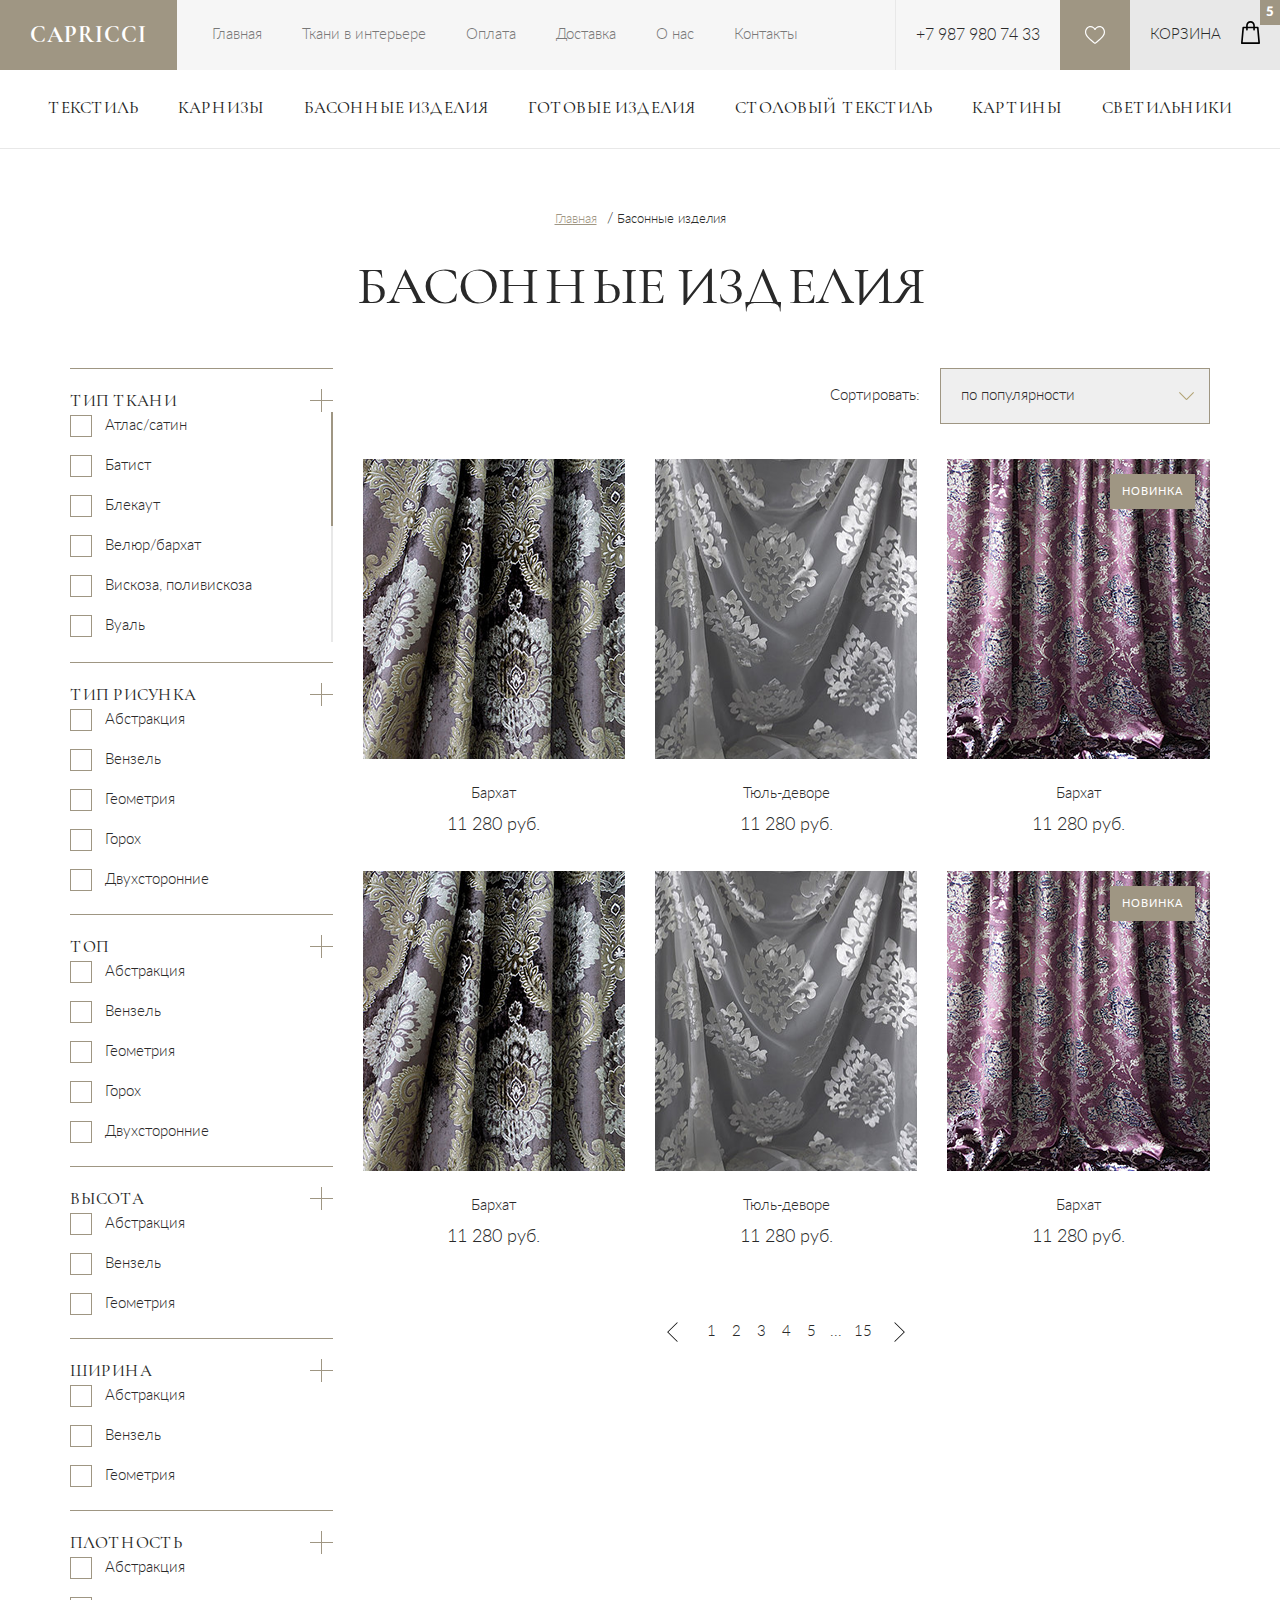
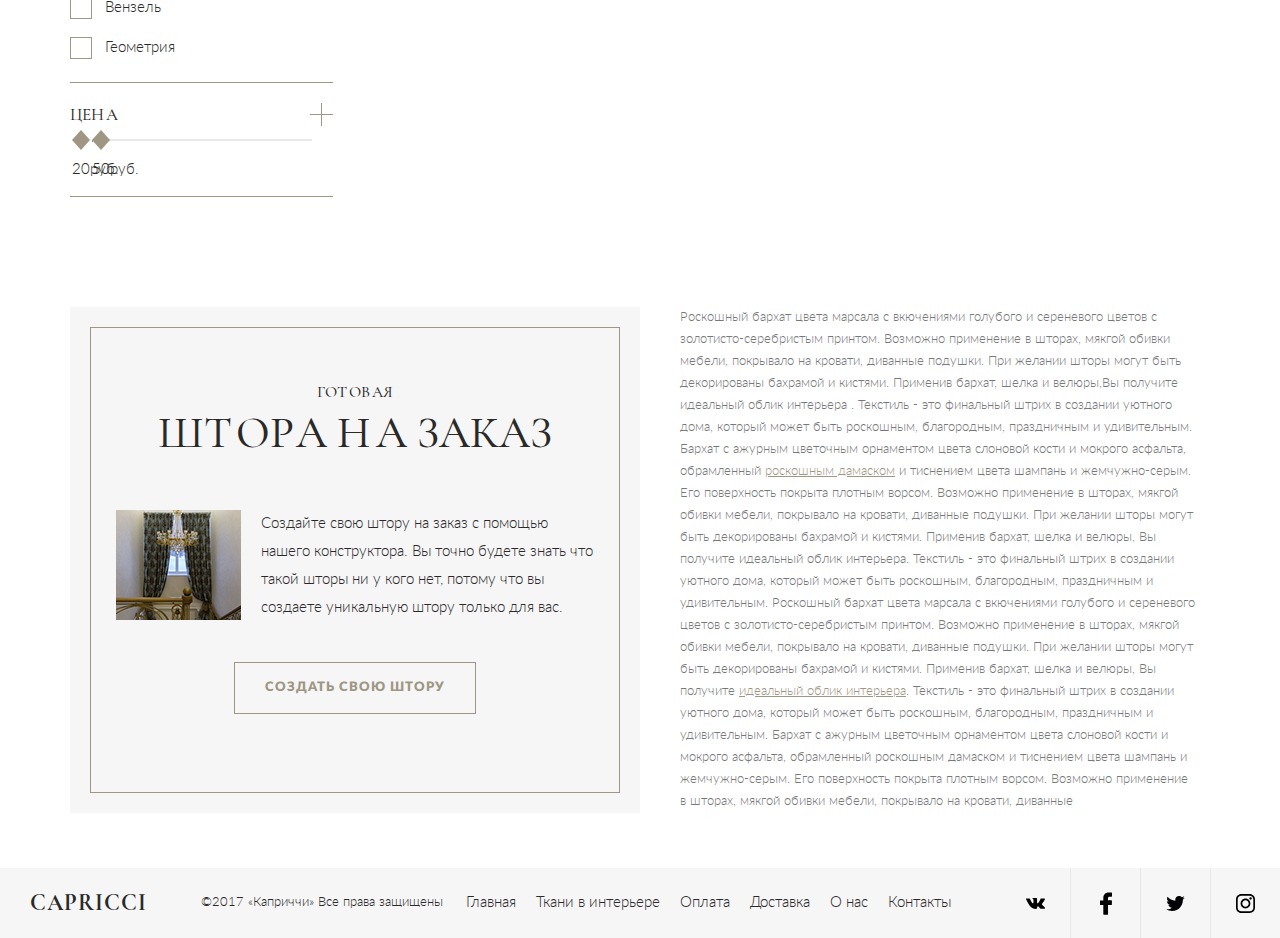
<file: catalog.html>
<!DOCTYPE html>
<html>
<!--include head-->

<head>
    <meta http-equiv="X-UA-Compatible" content="IE=edge">
    <!--meta(name="viewport" content="width=device-width, initial-scale=1.0")-->
    <meta charset="UTF-8">
    <title class="Document"></title>
    <link rel="stylesheet" href="css/fonts.css">
    <link rel="stylesheet" href="css/libs.min.css">
    <link rel="stylesheet" href="css/main.css">
    <link rel="stylesheet" href="css/media.css">
</head>

<body>
    <!--HEADER-->
    <header class="header">
        <div class="row-flex storey-1">
            <div class="logo logo-header">
                <a href="index.html"></a>
                <h2 class="logo__title logo-header__title">Capricci</h2></div>
            <nav class="navbar-wrap">
                <ul class="navbar">
                    <li class="navbar-item"><a href="index.html" class="navbar-item__link">Главная</a></li>
                    <li class="navbar-item"><a href="#" class="navbar-item__link">Ткани в интерьере</a></li>
                    <li class="navbar-item"><a href="#" class="navbar-item__link">Оплата</a></li>
                    <li class="navbar-item"><a href="#" class="navbar-item__link">Доставка</a></li>
                    <li class="navbar-item"><a href="about-us.html" class="navbar-item__link">О нас</a></li>
                    <li class="navbar-item"><a href="contacts.html" class="navbar-item__link">Контакты</a></li>
                </ul>
            </nav>
            <div class="header-phone"><a href="tel: +79879807433 " class="header-phone__link">+7 987 980 74 33</a></div>
            <a href="" class="header-love-btn">
                    <svg version="1.1" id="Layer_1" xmlns:x="&ns_extend;" xmlns:i="&ns_ai;" xmlns:graph="&ns_graphs;"
                    xmlns="http://www.w3.org/2000/svg" xmlns:xlink="http://www.w3.org/1999/xlink" x="0px" y="0px" width="26px" height="23.132px"
                    viewBox="243 216.192 26 23.132" enable-background="new 243 216.192 26 23.132" xml:space="preserve">
               <metadata>
                   <sfw  xmlns="&ns_sfw;">
                       <slices></slices>
                       <sliceSourceBounds  width="26" height="23.132" x="411.5" y="442.176" bottomLeftOrigin="true"></sliceSourceBounds>
                   </sfw>
               </metadata>
               <path d="M256,239.324c-0.37,0-0.727-0.134-1.005-0.378c-1.05-0.918-2.063-1.782-2.956-2.543l-0.005-0.004
                   c-2.619-2.232-4.881-4.16-6.455-6.059c-1.759-2.123-2.579-4.136-2.579-6.335c0-2.136,0.733-4.107,2.063-5.55
                   c1.346-1.46,3.193-2.264,5.201-2.264c1.501,0,2.875,0.474,4.085,1.41c0.611,0.472,1.164,1.05,1.652,1.725
                   c0.488-0.674,1.041-1.252,1.652-1.725c1.21-0.936,2.584-1.41,4.085-1.41c2.008,0,3.855,0.804,5.201,2.264
                   c1.33,1.443,2.062,3.414,2.062,5.55c0,2.199-0.819,4.212-2.579,6.334c-1.574,1.899-3.836,3.827-6.455,6.059
                   c-0.895,0.763-1.909,1.627-2.962,2.548C256.727,239.19,256.37,239.324,256,239.324z M250.263,217.715
                   c-1.578,0-3.027,0.63-4.081,1.773c-1.07,1.161-1.659,2.765-1.659,4.518c0,1.849,0.687,3.503,2.228,5.363
                   c1.49,1.797,3.705,3.685,6.27,5.872l0.005,0.004c0.897,0.764,1.913,1.631,2.971,2.556c1.064-0.927,2.083-1.795,2.981-2.56
                   c2.565-2.186,4.78-4.074,6.27-5.871c1.541-1.859,2.228-3.513,2.228-5.363c0-1.753-0.589-3.357-1.659-4.518
                   c-1.054-1.143-2.504-1.773-4.081-1.773c-1.156,0-2.217,0.367-3.154,1.092c-0.835,0.646-1.417,1.462-1.758,2.034
                   c-0.175,0.294-0.484,0.469-0.826,0.469c-0.342,0-0.65-0.175-0.826-0.469c-0.341-0.571-0.922-1.388-1.758-2.034
                   C252.48,218.083,251.419,217.715,250.263,217.715z"/>
               </svg> 
            </a>
            <div class="header-cart"><a href="cart.html"><span>Корзина</span><i class="icn cart header-cart__icn"></i><span class="header-cart__count">5</span></a></div>
        </div>
        <div class="row-flex storey-2">
            <nav class="header-category-wrap">
                <ul class="header-category">
                    <li class="header-category-item"><a href="catalog.html" class="header-category-item__link">Текстиль</a></li>
                    <li class="header-category-item"><a href="catalog.html" class="header-category-item__link">Карнизы</a></li>
                    <li class="header-category-item"><a href="catalog.html" class="header-category-item__link">Басонные изделия</a></li>
                    <li class="header-category-item"><a href="catalog.html" class="header-category-item__link">Готовые изделия</a></li>
                    <li class="header-category-item"><a href="catalog.html" class="header-category-item__link">Столовый текстиль</a></li>
                    <li class="header-category-item"><a href="catalog.html" class="header-category-item__link">Картины</a></li>
                    <li class="header-category-item"><a href="catalog.html" class="header-category-item__link">Светильники</a></li>
                </ul>
            </nav>
        </div>
    </header>
    <!--Catalog-->
    <section>
        <div class="container">
            <div class="row">
                <!--Breadcrumbs-->
                <div class="breadcrumbs-wrapp">
                    <div class="container">
                        <div class="row-flex jus-center">
                            <nav class="breadcrumbs">
                                <ul class="breadcrumbs__list">
                                    <li class="breadcrumbsItem"><a href="index.html" class="breadcrumbsItem__link">Главная</a></li>
                                    <li class="breadcrumbsItem"><span class="breadcrumbsItem__span">Басонные изделия</span></li>
                                </ul>
                            </nav>
                        </div>
                    </div>
                </div>
                <div class="catalog-title">
                    <h1 class="h1">Басонные изделия</h1></div>
                <!--Menu-->
                <nav class="left-site-bar col-md-3">
                    <form action="#" method="get" class="filter-form">
                        <div class="filter-wrapp scroll"><a href="#" class="filter-title">Тип ткани</a>
                            <ul class="filter scroll-pane">
                                <li class="filter-item">
                                    <input type="checkbox" name="name" value="value" class="filter-item__input">
                                    <label class="filter-item__title">Атлас/сатин</label>
                                </li>
                                <li class="filter-item">
                                    <input type="checkbox" name="name" value="value" class="filter-item__input">
                                    <label class="filter-item__title">Батист</label>
                                </li>
                                <li class="filter-item">
                                    <input type="checkbox" name="name" value="value" class="filter-item__input">
                                    <label class="filter-item__title">Блекаут</label>
                                </li>
                                <li class="filter-item">
                                    <input type="checkbox" name="name" value="value" class="filter-item__input">
                                    <label class="filter-item__title">Велюр/бархат</label>
                                </li>
                                <li class="filter-item">
                                    <input type="checkbox" name="name" value="value" class="filter-item__input">
                                    <label class="filter-item__title">Вискоза, поливискоза</label>
                                </li>
                                <li class="filter-item">
                                    <input type="checkbox" name="name" value="value" class="filter-item__input">
                                    <label class="filter-item__title">Вуаль</label>
                                </li>
                                <li class="filter-item">
                                    <input type="checkbox" name="name" value="value" class="filter-item__input">
                                    <label class="filter-item__title">Атлас/сатин</label>
                                </li>
                                <li class="filter-item">
                                    <input type="checkbox" name="name" value="value" class="filter-item__input">
                                    <label class="filter-item__title">Батист</label>
                                </li>
                                <li class="filter-item">
                                    <input type="checkbox" name="name" value="value" class="filter-item__input">
                                    <label class="filter-item__title">Блекаут</label>
                                </li>
                                <li class="filter-item">
                                    <input type="checkbox" name="name" value="value" class="filter-item__input">
                                    <label class="filter-item__title">Велюр/бархат</label>
                                </li>
                                <li class="filter-item">
                                    <input type="checkbox" name="name" value="value" class="filter-item__input">
                                    <label class="filter-item__title">Вискоза, поливискоза</label>
                                </li>
                                <li class="filter-item">
                                    <input type="checkbox" name="name" value="value" class="filter-item__input">
                                    <label class="filter-item__title">Вуаль</label>
                                </li>
                            </ul>
                        </div>
                        <div class="filter-wrapp"><a href="#" class="filter-title">Тип рисунка</a>
                            <ul class="filter scroll-pane">
                                <li class="filter-item">
                                    <input type="checkbox" name="name" value="value" class="filter-item__input">
                                    <label class="filter-item__title">Абстракция</label>
                                </li>
                                <li class="filter-item">
                                    <input type="checkbox" name="name" value="value" class="filter-item__input">
                                    <label class="filter-item__title">Вензель</label>
                                </li>
                                <li class="filter-item">
                                    <input type="checkbox" name="name" value="value" class="filter-item__input">
                                    <label class="filter-item__title">Геометрия</label>
                                </li>
                                <li class="filter-item">
                                    <input type="checkbox" name="name" value="value" class="filter-item__input">
                                    <label class="filter-item__title">Горох</label>
                                </li>
                                <li class="filter-item">
                                    <input type="checkbox" name="name" value="value" class="filter-item__input">
                                    <label class="filter-item__title">Двухсторонние</label>
                                </li>
                            </ul>
                        </div>
                        <div class="filter-wrapp"><a href="#" class="filter-title">Топ</a>
                            <ul class="filter scroll-pane">
                                <li class="filter-item">
                                    <input type="checkbox" name="name" value="value" class="filter-item__input">
                                    <label class="filter-item__title">Абстракция</label>
                                </li>
                                <li class="filter-item">
                                    <input type="checkbox" name="name" value="value" class="filter-item__input">
                                    <label class="filter-item__title">Вензель</label>
                                </li>
                                <li class="filter-item">
                                    <input type="checkbox" name="name" value="value" class="filter-item__input">
                                    <label class="filter-item__title">Геометрия</label>
                                </li>
                                <li class="filter-item">
                                    <input type="checkbox" name="name" value="value" class="filter-item__input">
                                    <label class="filter-item__title">Горох</label>
                                </li>
                                <li class="filter-item">
                                    <input type="checkbox" name="name" value="value" class="filter-item__input">
                                    <label class="filter-item__title">Двухсторонние</label>
                                </li>
                            </ul>
                        </div>
                        <div class="filter-wrapp"><a href="#" class="filter-title">Высота</a>
                            <ul class="filter scroll-pane">
                                <li class="filter-item">
                                    <input type="checkbox" name="name" value="value" class="filter-item__input">
                                    <label class="filter-item__title">Абстракция</label>
                                </li>
                                <li class="filter-item">
                                    <input type="checkbox" name="name" value="value" class="filter-item__input">
                                    <label class="filter-item__title">Вензель</label>
                                </li>
                                <li class="filter-item">
                                    <input type="checkbox" name="name" value="value" class="filter-item__input">
                                    <label class="filter-item__title">Геометрия</label>
                                </li>
                            </ul>
                        </div>
                        <div class="filter-wrapp"><a href="#" class="filter-title">Ширина</a>
                            <ul class="filter scroll-pane">
                                <li class="filter-item">
                                    <input type="checkbox" name="name" value="value" class="filter-item__input">
                                    <label class="filter-item__title">Абстракция</label>
                                </li>
                                <li class="filter-item">
                                    <input type="checkbox" name="name" value="value" class="filter-item__input">
                                    <label class="filter-item__title">Вензель</label>
                                </li>
                                <li class="filter-item">
                                    <input type="checkbox" name="name" value="value" class="filter-item__input">
                                    <label class="filter-item__title">Геометрия</label>
                                </li>
                            </ul>
                        </div>
                        <div class="filter-wrapp"><a href="#" class="filter-title">Плотность</a>
                            <ul class="filter scroll-pane">
                                <li class="filter-item">
                                    <input type="checkbox" name="name" value="value" class="filter-item__input">
                                    <label class="filter-item__title">Абстракция</label>
                                </li>
                                <li class="filter-item">
                                    <input type="checkbox" name="name" value="value" class="filter-item__input">
                                    <label class="filter-item__title">Вензель</label>
                                </li>
                                <li class="filter-item">
                                    <input type="checkbox" name="name" value="value" class="filter-item__input">
                                    <label class="filter-item__title">Геометрия</label>
                                </li>
                            </ul>
                        </div>
                        <div class="filter-wrapp"><a href="#" class="filter-title">Цена</a>
                            <ul class="filter scroll-pane">
                                <li class="filter-item">
                                    <div class="price-wrapp">
                                        <div id="slider-range"></div>
                                    </div>
                                </li>
                            </ul>
                        </div>
                    </form>
                </nav>
                <!--Product catalog-->
                <div class="col-md-9">
                    <div class="sorting-wrap">
                        <p class="sorting-title">Сортировать:</p>
                        <form class="sorting-form">
                            <select class="sorting">
                                <option class="sorting__item">по популярности</option>
                                <option class="sorting__item">по цене</option>
                                <option class="sorting__item">по дате</option>
                            </select>
                        </form>
                    </div>
                    <div class="row">
                        <div class="row-fl">
                            <div class="col-md-4 product">
                                <div class="product-img">
                                    <a href="product.html" class="product-img__link">
                                        <div class="product-img-hover"><span class="product-img-hover__title">Быстрый просмотр</span></div><img src="img/catalog/item-1.png" alt="" class="product-img__img"></a>
                                </div>
                                <div class="product-content">
                                    <h2 class="product-content__title">Бархат</h2>
                                    <p class="product-content__price">11 280 руб.</p>
                                </div>
                            </div>
                            <div class="col-md-4 product">
                                <div class="product-img">
                                    <a href="product.html" class="product-img__link">
                                        <div class="product-img-hover"><span class="product-img-hover__title">Быстрый просмотр</span></div><img src="img/catalog/item-2.png" alt="" class="product-img__img"></a>
                                </div>
                                <div class="product-content">
                                    <h2 class="product-content__title">Тюль-деворе</h2>
                                    <p class="product-content__price">11 280 руб.</p>
                                </div>
                            </div>
                            <div class="col-md-4 product">
                                <div class="tag"><span class="tag__text">Новинка</span></div>
                                <div class="product-img">
                                    <a href="product.html" class="product-img__link">
                                        <div class="product-img-hover"><span class="product-img-hover__title">Быстрый просмотр</span></div><img src="img/catalog/item-3.png" alt="" class="product-img__img"></a>
                                </div>
                                <div class="product-content">
                                    <h2 class="product-content__title">Бархат</h2>
                                    <p class="product-content__price">11 280 руб.</p>
                                </div>
                            </div>
                            <div class="col-md-4 product">
                                <div class="product-img">
                                    <a href="product.html" class="product-img__link">
                                        <div class="product-img-hover"><span class="product-img-hover__title">Быстрый просмотр</span></div><img src="img/catalog/item-1.png" alt="" class="product-img__img"></a>
                                </div>
                                <div class="product-content">
                                    <h2 class="product-content__title">Бархат</h2>
                                    <p class="product-content__price">11 280 руб.</p>
                                </div>
                            </div>
                            <div class="col-md-4 product">
                                <div class="product-img">
                                    <a href="" class="product-img__link">
                                        <div class="product-img-hover"><span class="product-img-hover__title">Быстрый просмотр</span></div><img src="img/catalog/item-2.png" alt="" class="product-img__img"></a>
                                </div>
                                <div class="product-content">
                                    <h2 class="product-content__title">Тюль-деворе</h2>
                                    <p class="product-content__price">11 280 руб.</p>
                                </div>
                            </div>
                            <div class="col-md-4 product">
                                <div class="tag"><span class="tag__text">Новинка</span></div>
                                <div class="product-img">
                                    <a href="product.html" class="product-img__link">
                                        <div class="product-img-hover"><span class="product-img-hover__title">Быстрый просмотр</span></div><img src="img/catalog/item-3.png" alt="" class="product-img__img"></a>
                                </div>
                                <div class="product-content">
                                    <h2 class="product-content__title">Бархат</h2>
                                    <p class="product-content__price">11 280 руб.</p>
                                </div>
                            </div>
                        </div>
                        <div class="row-flex pagination">
                            <button class="pagination__back"></button>
                            <ul class="pagination-list">
                                <li class="pagination-list-item"><a href="$" class="pagination-list-item__link">1</a></li>
                                <li class="pagination-list-item"><a href="$" class="pagination-list-item__link">2</a></li>
                                <li class="pagination-list-item"><a href="$" class="pagination-list-item__link">3</a></li>
                                <li class="pagination-list-item"><a href="$" class="pagination-list-item__link">4</a></li>
                                <li class="pagination-list-item"><a href="$" class="pagination-list-item__link">5</a></li>
                                <li class="pagination-list-item"><span class="pagination-list-item__link">...</span></li>
                                <li class="pagination-list-item"><a href="$" class="pagination-list-item__link">15</a></li>
                            </ul>
                            <button class="pagination__next"></button>
                        </div>
                    </div>
                </div>
            </div>
        </div>
    </section>
    <!--Order & SEO-->
    <section>
        <div class="container">
            <div class="row-flex">
                <div class="col-md-6 create-curtain">
                    <div class="border">
                        <div class="section-title">
                            <h3 class="section-title__sub-title">готовая</h3>
                            <h2 class="section-title__title">штора на заказ</h2></div>
                        <div class="clearfix create-curtain-content"><img src="img/order-1.png" alt="" class="create-curtain__img">
                            <p class="create-curtain__text">Создайте свою штору на заказ с помощью нашего конструктора. Вы точно будете знать что такой шторы ни у кого нет, потому что вы создаете уникальную штору только для вас.</p>
                        </div>
                        <div class="create-curtain__btn">
                            <button class="btn btn__basic">Создать свою штору</button>
                        </div>
                    </div>
                </div>
                <div class="col-md-6 seo">
                    <h1 class="seo__text">Роскошный бархат цвета марсала с вкючениями голубого и  сереневого цветов с золотисто-серебристым принтом. Возможно применение в шторах, мякгой обивки мебели, покрывало на кровати, диванные подушки. При желании шторы могут быть декорированы бахрамой и кистями. Применив бархат, шелка и велюры,Вы получите идеальный облик интерьера  . Текстиль - это финальный штрих в создании уютного дома, который может быть роскошным, благородным, праздничным и удивительным.  Бархат с ажурным цветочным орнаментом цвета слоновой кости и мокрого асфальта, обрамленный <span>роскошным дамаском</span> и тиснением цвета шампань и жемчужно-серым. Его поверхность покрыта плотным ворсом.  Возможно применение в шторах, мякгой обивки мебели, покрывало на кровати, диванные подушки. При желании шторы могут быть декорированы бахрамой и кистями. Применив бархат, шелка и велюры, Вы получите идеальный облик интерьера. Текстиль - это финальный штрих в создании уютного дома, который может быть роскошным, благородным, праздничным и удивительным. Роскошный бархат цвета марсала с вкючениями голубого и  сереневого цветов с золотисто-серебристым принтом. Возможно применение в шторах, мякгой обивки мебели, покрывало на кровати, диванные подушки. При желании шторы могут быть декорированы бахрамой и кистями. Применив бархат, шелка и велюры, Вы получите <span>идеальный облик интерьера</span>. Текстиль - это финальный штрих в создании уютного дома, который может быть роскошным, благородным, праздничным и удивительным.  Бархат с ажурным цветочным орнаментом цвета слоновой кости и мокрого асфальта, обрамленный роскошным дамаском и тиснением цвета шампань и жемчужно-серым. Его поверхность покрыта плотным ворсом.  Возможно применение в шторах, мякгой обивки мебели, покрывало на кровати, диванные</h1></div>
            </div>
        </div>
    </section>
    <div class="up">
            <svg version="1.1" id="Capa_1" xmlns:x="&ns_extend;" xmlns:i="&ns_ai;" xmlns:graph="&ns_graphs;"
            xmlns="http://www.w3.org/2000/svg" xmlns:xlink="http://www.w3.org/1999/xlink" x="0px" y="0px" width="15px" height="7.924px"
            viewBox="417.5 421.038 15 7.924" enable-background="new 417.5 421.038 15 7.924" xml:space="preserve">
       <metadata>
           <sfw  xmlns="&ns_sfw;">
               <slices></slices>
               <sliceSourceBounds  width="15" height="7.924" x="417" y="421.538" bottomLeftOrigin="true"></sliceSourceBounds>
           </sfw>
       </metadata>
       <g>
           <path d="M424.701,421.16l-7.076,7.076c-0.167,0.167-0.167,0.434,0,0.6c0.167,0.167,0.434,0.167,0.6,0l6.774-6.774l6.774,6.774
               c0.167,0.167,0.434,0.167,0.6,0c0.082-0.082,0.126-0.192,0.126-0.299s-0.041-0.217-0.126-0.299l-7.076-7.076
               C425.134,420.997,424.864,420.997,424.701,421.16z"/>
       </g>
       </svg>
        Вверх
    </div>
    <div class="basket-modal">Товар был добавлен в корзину, <a href="">посмотреть корзину</a></div>
    <!--Footer-->
    <footer class="footer">
        <div class="row-flex">
            <div class="logo footer__box"><a href="index.html"><h2 class="logo__title">Capricci</h2></a></div>
            <div class="copyright footer__box">
                <p class="copyright__text">©2017 «Каприччи» Все права защищены</p>
            </div>
            <ul class="footer-menu">
                <li class="footer-menu__item">
                    <a href="" class="footer-menu__item_link">Главная</a>
                </li>
                <li class="footer-menu__item">
                    <a href="" class="footer-menu__item_link">Ткани в интерьере</a>
                </li>
                <li class="footer-menu__item">
                    <a href="" class="footer-menu__item_link">Оплата</a>
                </li>
                <li class="footer-menu__item">
                    <a href="" class="footer-menu__item_link">Доставка</a>
                </li>
                <li class="footer-menu__item">
                    <a href="" class="footer-menu__item_link">О нас</a>
                </li>
                <li class="footer-menu__item">
                    <a href="" class="footer-menu__item_link">Контакты</a>
                </li>
            </ul>
            <div class="follow footer__box">
                <ul class="row-flex follow-list">
                    <li class="follow-item"><a href="" class="follow-item__link"><i class="icn vk"></i></a></li>
                    <li class="follow-item"><a href="" class="follow-item__link"><i class="icn fb"></i></a></li>
                    <li class="follow-item"><a href="" class="follow-item__link"><i class="icn tw"></i></a></li>
                    <li class="follow-item"><a href="" class="follow-item__link"><i class="icn inst"></i></a></li>
                </ul>
            </div>
        </div>
    </footer>
    <!--Scripts-->
    <script src="js/libs.min.js"></script>
    <script src="js/common.js"></script>
</body>

</html>
</file>
<file: css/fonts.css>
@font-face {
			font-family: "LatoRegular";
			src: url("../fonts/Lato/LatoRegular/LatoRegular.eot");
			src: url("../fonts/Lato/LatoRegular/LatoRegular.eot?#iefix")format("embedded-opentype"),
			url("../fonts/Lato/LatoRegular/LatoRegular.woff") format("woff"),
			url("../fonts/Lato/LatoRegular/LatoRegular.ttf") format("truetype");
			font-style: normal;
			font-weight: normal;
	}

	@font-face {
			font-family: "LatoBold";
			src: url("../fonts/Lato/LatoBold/LatoBold.eot");
			src: url("../fonts/Lato/LatoBold/LatoBold.eot?#iefix")format("embedded-opentype"),
			url("../fonts/Lato/LatoBold/LatoBold.woff") format("woff"),
			url("../fonts/Lato/LatoBold/LatoBold.ttf") format("truetype");
			font-style: normal;
			font-weight: normal;
	}

	@font-face {
			font-family: "LatoItalic";
			src: url("../fonts/Lato/LatoItalic/LatoItalic.eot");
			src: url("../fonts/Lato/LatoItalic/LatoItalic.eot?#iefix")format("embedded-opentype"),
			url("../fonts/Lato/LatoItalic/LatoItalic.woff") format("woff"),
			url("../fonts/Lato/LatoItalic/LatoItalic.ttf") format("truetype");
			font-style: normal;
			font-weight: normal;
	}

	@font-face {
			font-family: "LatoLight";
			src: url("../fonts/Lato/LatoLight/LatoLight.eot");
			src: url("../fonts/Lato/LatoLight/LatoLight.eot?#iefix")format("embedded-opentype"),
			url("../fonts/Lato/LatoLight/LatoLight.woff") format("woff"),
			url("../fonts/Lato/LatoLight/LatoLight.ttf") format("truetype");
			font-style: normal;
			font-weight: normal;
	}

	@font-face {
			font-family: "LatoBoldItalic";
			src: url("../fonts/Lato/LatoBoldItalic/LatoBoldItalic.eot");
			src: url("../fonts/Lato/LatoBoldItalic/LatoBoldItalic.eot?#iefix")format("embedded-opentype"),
			url("../fonts/Lato/LatoBoldItalic/LatoBoldItalic.woff") format("woff"),
			url("../fonts/Lato/LatoBoldItalic/LatoBoldItalic.ttf") format("truetype");
			font-style: normal;
			font-weight: normal;
	}

	@font-face {
			font-family: "LatoLightItalic";
			src: url("../fonts/Lato/LatoLightItalic/LatoLightItalic.eot");
			src: url("../fonts/Lato/LatoLightItalic/LatoLightItalic.eot?#iefix")format("embedded-opentype"),
			url("../fonts/Lato/LatoLightItalic/LatoLightItalic.woff") format("woff"),
			url("../fonts/Lato/LatoLightItalic/LatoLightItalic.ttf") format("truetype");
			font-style: normal;
			font-weight: normal;
	}
        @font-face {
			font-family: "LatoBlack";
			src: url("../fonts/Lato/LatoBlack/Lato-Black.eot");
			src: url("../fonts/Lato/LatoBlack/Lato-Black.eot?#iefix")format("embedded-opentype"),
			url("../fonts/Lato/LatoBlack/Lato-Black.woff") format("woff"),
			url("../fonts/Lato/LatoBlack/Lato-Black.ttf") format("truetype");
			font-style: normal;
			font-weight: normal;
	}
        @font-face {
			font-family: "LatoHeavy";
			src: url("../fonts/Lato/LatoHeavy/Lato-Heavy.eot");
			src: url("../fonts/Lato/LatoHeavy/Lato-Heavy.eot?#iefix")format("embedded-opentype"),
			url("../fonts/Lato/LatoHeavy/Lato-Heavy.woff") format("woff"),
			url("../fonts/Lato/LatoHeavy/Lato-Heavy.ttf") format("truetype");
			font-style: normal;
			font-weight: normal;
	}
@font-face {
	font-family: "Cormorant-SemiBoldItalic";
	src: url("../fonts/CormorantGaramond/Cormorant-SemiBoldItalic.eot");
	src: url("../fonts/CormorantGaramond/Cormorant-SemiBoldItalic.eot?#iefix") format("embedded-opentype"),
	url("../fonts/CormorantGaramond/Cormorant-SemiBoldItalic.woff") format("woff"),
	url("../fonts/CormorantGaramond/Cormorant-SemiBoldItalic.ttf") format("truetype");
	font-style: normal;
	font-weight: normal;
}
@font-face {
	font-family: "CormorantGaramond-BoldItalic";
	src: url("../fonts/CormorantGaramond/CormorantGaramond-BoldItalic.eot");
	src: url("../fonts/CormorantGaramond/CormorantGaramond-BoldItalic.eot?#iefix") format("embedded-opentype"),
	url("../fonts/CormorantGaramond/CormorantGaramond-BoldItalic.woff") format("woff"),
	url("../fonts/CormorantGaramond/CormorantGaramond-BoldItalic.ttf") format("truetype");
	font-style: normal;
	font-weight: normal;
}
@font-face {
	font-family: "CormorantGaramond-SemiBoldItalic";
	src: url("../fonts/CormorantGaramond/CormorantGaramond-SemiBoldItalic.eot");
	src: url("../fonts/CormorantGaramond/CormorantGaramond-SemiBoldItalic.eot?#iefix") format("embedded-opentype"),
	url("../fonts/CormorantGaramond/CormorantGaramond-SemiBoldItalic.woff") format("woff"),
	url("../fonts/CormorantGaramond/CormorantGaramond-SemiBoldItalic.ttf") format("truetype");

}
@font-face {
	font-family: "CormorantGaramond-Italic";
	src: url("../fonts/CormorantGaramond/CormorantGaramond-Italic.eot");
	src: url("../fonts/CormorantGaramond/CormorantGaramond-Italic.eot?#iefix") format("embedded-opentype"),
	url("../fonts/CormorantGaramond/CormorantGaramond-Italic.woff") format("woff"),
	url("../fonts/CormorantGaramond/CormorantGaramond-Italic.ttf") format("truetype");

}
@font-face {
	font-family: "CormorantGaramond-Bold";
	src: url("../fonts/CormorantGaramond/CormorantGaramond-Bold.eot");
	src: url("../fonts/CormorantGaramond/CormorantGaramond-Bold.eot?#iefix") format("embedded-opentype"),
	url("../fonts/CormorantGaramond/CormorantGaramond-Bold.woff") format("woff"),
	url("../fonts/CormorantGaramond/CormorantGaramond-Bold.ttf") format("truetype");

}
@font-face {
	font-family: "CormorantGaramond-Medium";
	src: url("../fonts/CormorantGaramond/CormorantGaramond-Medium.eot");
	src: url("../fonts/CormorantGaramond/CormorantGaramond-Medium.eot?#iefix") format("embedded-opentype"),
	url("../fonts/CormorantGaramond/CormorantGaramond-Medium.woff") format("woff"),
	url("../fonts/CormorantGaramond/CormorantGaramond-Medium.ttf") format("truetype");
}
@font-face {
	font-family: "CormorantGaramond-Light";
	src: url("../fonts/CormorantGaramond/CormorantGaramond-Light.eot");
	src: url("../fonts/CormorantGaramond/CormorantGaramond-Light.eot?#iefix") format("embedded-opentype"),
	url("../fonts/CormorantGaramond/CormorantGaramond-Light.woff") format("woff"),
	url("../fonts/CormorantGaramond/CormorantGaramond-Light.ttf") format("truetype");
}
</file>
<file: css/main.css>
/*FONTS*/
/*COLOR*/
*::-webkit-input-placeholder {
  color: #888888;
  opacity: 1;
  font-size: 15px;
  font-family: "LatoLight", sans-serif; }

*:-moz-placeholder {
  color: #888888;
  opacity: 1;
  font-size: 15px;
  font-family: "LatoLight", sans-serif; }

*::-moz-placeholder {
  color: #888888;
  opacity: 1;
  font-size: 15px;
  font-family: "LatoLight", sans-serif; }

*:-ms-input-placeholder {
  color: #888888;
  opacity: 1;
  font-size: 15px;
  font-family: "LatoLight", sans-serif; }

.light-grey-1 {
  background-color: #f6f6f6; }

body {
  margin: 0;
  font-size: 15px;
  color: #292929;
  line-height: 28px;
  font-family: "LatoLight", sans-serif;
  min-width: 1024px;
  padding-top: 150px; }
  body * {
    outline: none !important;
    -webkit-box-sizing: border-box;
            box-sizing: border-box; }

a {
  text-decoration: none;
  color: #292929;
  -webkit-transition: all 0.25s ease-in;
  -o-transition: all 0.25s ease-in;
  transition: all 0.25s ease-in; }
  a:hover, a:active, a:focus {
    color: #9f9683; }

input, button {
  -webkit-transition: all 0.25s ease-in;
  -o-transition: all 0.25s ease-in;
  transition: all 0.25s ease-in; }

h1, h2, h3, h4, h5, h6, p {
  margin: 0;
  font-weight: normal; }

p {
  font-family: "LatoLight", sans-serif;
  font-size: 18px;
  line-height: 32px; }

.col {
  padding: 0 15px; }

body .p-0 {
  padding: 0; }

body .p-b-0 {
  padding-bottom: 0; }

img {
  max-width: 100%;
  max-height: 100%; }

ul, nav, li {
  list-style: none;
  margin: 0;
  padding: 0; }

.vh-85 {
  min-height: 85%;
  min-height: 85vh; }

.vh-60 {
  min-height: 60%;
  min-height: 60vh; }

section {
  display: -webkit-box;
  display: -webkit-flex;
  display: -ms-flexbox;
  display: flex;
  -webkit-box-align: center;
  -webkit-align-items: center;
  -ms-flex-align: center;
  align-items: center;
  -webkit-background-size: cover;
  background-size: cover;
  background-position: center center;
  background-attachment: fixed;
  background-repeat: no-repeat;
  padding: 55px 0;
  min-width: 1000px; }

.clearfix:after {
  display: block;
  content: "";
  clear: both; }

.row-flex {
  display: -webkit-box;
  display: -webkit-flex;
  display: -ms-flexbox;
  display: flex;
  -webkit-box-orient: horizontal;
  -webkit-box-direction: normal;
  -webkit-flex-direction: row;
  -ms-flex-direction: row;
  flex-direction: row; }

.row-fl {
  -webkit-box-sizing: border-box;
          box-sizing: border-box;
  display: -webkit-box;
  display: -ms-flexbox;
  display: -webkit-flex;
  display: flex;
  -webkit-box-flex: 0;
  -ms-flex: 0 1 auto;
  -webkit-flex: 0 1 auto;
          flex: 0 1 auto;
  -webkit-box-orient: horizontal;
  -webkit-box-direction: normal;
  -ms-flex-direction: row;
  -webkit-flex-direction: row;
          flex-direction: row;
  -ms-flex-wrap: wrap;
  -webkit-flex-wrap: wrap;
          flex-wrap: wrap; }

.column-flex {
  display: -webkit-box;
  display: -webkit-flex;
  display: -ms-flexbox;
  display: flex;
  -webkit-box-orient: vertical;
  -webkit-box-direction: normal;
  -webkit-flex-direction: column;
      -ms-flex-direction: column;
          flex-direction: column; }

.align-end {
  -webkit-box-align: end;
  -webkit-align-items: flex-end;
      -ms-flex-align: end;
          align-items: flex-end; }

.jus-center {
  -webkit-box-pack: center;
  -webkit-justify-content: center;
      -ms-flex-pack: center;
          justify-content: center; }

.middle {
  -webkit-box-align: center;
  -ms-flex-align: center;
  -webkit-align-items: center;
          align-items: center; }

.icn {
  position: relative;
  display: inline-block;
  margin-right: 10px;
  vertical-align: top;
  width: 19px;
  height: 23px; }
  .icn:before {
    content: '';
    width: 100%;
    display: block;
    height: 100%;
    background-repeat: no-repeat;
    background-position: center;
    -webkit-background-size: contain;
    background-size: contain; }

.cart:before {
  background-image: url([data-uri]); }

.search:before {
  background-image: url([data-uri]); }

.vk:before {
  background-image: url([data-uri]); }

.fb:before {
  background-image: url([data-uri]); }

.tw:before {
  background-image: url([data-uri]); }

.inst:before {
  background-image: url([data-uri]); }

.phone {
  width: 60px;
  height: 60px; }
  .phone:before {
    background-image: url([data-uri]); }

.loc {
  width: 60px;
  height: 48px; }
  .loc:before {
    background-image: url([data-uri]); }

.map {
  width: 60px;
  height: 60px; }
  .map:before {
    background-image: url([data-uri]); }

.car {
  width: 30px;
  height: 24px; }
  .car:before {
    background-image: url([data-uri]); }

.overlay {
  position: relative; }
  .overlay * {
    z-index: 1;
    position: relative; }
  .overlay:before {
    content: '';
    left: 0;
    right: 0;
    top: 0;
    bottom: 0;
    position: absolute;
    background-color: rgba(0, 0, 0, 0.55);
    display: block; }

.h1 {
  font-size: 54px;
  line-height: 65px;
  font-family: "CormorantGaramond-Medium", sans-serif;
  letter-spacing: -1px; }

.h2 {
  font-size: 44px;
  line-height: 65px;
  font-family: "CormorantGaramond-Medium", sans-serif; }

.p {
  margin-bottom: 35px; }

.btn {
  text-transform: uppercase;
  border: 1px solid #fff;
  font-size: 13px;
  line-height: 50px;
  letter-spacing: 1px;
  font-family: "LatoBlack", sans-serif;
  color: #ffffff;
  padding: 0 30px;
  background: none;
  display: inline-block; }
  .btn:hover {
    border-color: #9f9683;
    background-color: #9f9683;
    color: #ffffff; }
  .btn__basic {
    border-color: #9f9683;
    color: #9f9683; }
    .btn__basic:hover {
      color: #ffffff; }

.container {
  min-width: 1000px; }

.col-md-6 {
  min-width: 50%; }

.col-md-3 {
  min-width: 25%; }

header {
  min-width: 1000px;
  border-bottom: 1px solid #e8e8e8;
  position: fixed;
  z-index: 100;
  left: 0;
  right: 0;
  top: 0; }

.header.active {
  position: fixed;
  z-index: 100;
  left: 0;
  right: 0;
  top: 0; }

.storey-1 {
  background-color: #f6f6f6; }

.logo {
  padding: 10px 30px;
  display: inline-block; }
  .logo__title {
    font-family: "CormorantGaramond-Bold", san-serif;
    font-size: 23px;
    line-height: 50px;
    text-transform: uppercase;
    letter-spacing: 1px; }

.logo-header {
  color: #ffffff;
  background-color: #9f9683; }
  .logo-header__title {
    color: #ffffff; }

.navbar-wrap {
  -webkit-box-flex: 1;
  -webkit-flex: 1;
      -ms-flex: 1;
          flex: 1; }

.navbar, .header-category {
  -webkit-flex-direction: row;
  -ms-flex-direction: row;
  -webkit-box-orient: horizontal;
  -webkit-box-direction: normal;
          flex-direction: row;
  display: -webkit-box;
  display: -webkit-flex;
  display: -ms-flexbox;
  display: flex;
  padding: 0 15px; }

.navbar-item {
  padding: 10px 20px; }
  .navbar-item__link {
    color: #787878;
    font-size: 15px;
		line-height: 50px; }

.header-profile {
  display: -webkit-box;
  display: -ms-flexbox;
  display: flex;
  -webkit-box-orient: horizontal;
  -webkit-box-direction: normal;
      -ms-flex-direction: row;
          flex-direction: row;
  -webkit-box-align: center;
      -ms-flex-align: center;
          align-items: center;
  padding-right: 30px;
}

.header-profile svg {
  margin-right: 10px;
}

.header-profile span {
  position: relative;
  top: 1px;
  font-size: 16px;
  font-family: "LatoLight", sans-serif;
  color: #787878;
}

.header-phone {
  padding: 0 20px;
  border-left: 1px solid #e8e8e8;
  display: -webkit-box;
  display: -webkit-flex;
  display: -ms-flexbox;
  display: flex;
  -webkit-box-align: center;
  -webkit-align-items: center;
      -ms-flex-align: center;
          align-items: center; }
  .header-phone__link {
    font-size: 16px;
    line-height: 50px; }

.header-cart {
  position: relative;
  display: -webkit-box;
  display: -webkit-flex;
  display: -ms-flexbox;
  display: flex;
  -webkit-box-align: center;
  -webkit-align-items: center;
      -ms-flex-align: center;
          align-items: center;
  padding: 0 20px;
  text-transform: uppercase;
  background-color: #e8e8e8; }
  .header-cart__icn {
    margin-left: 20px;
    margin-right: 0; }
  .header-cart__count {
    position: absolute;
    right: 0;
    top: 0;
    display: block;
    text-align: center;
    color: #ffffff;
    font-family: "LatoBlack", sans-serif;
    font-size: 13px;
    line-height: 1;
    padding: 6px;
    background-color: #9f9683; }

.storey-2 {
  background-color: #ffffff; }

.header-category-wrap {
  margin: 0 auto; }

.header-category-item {
  padding: 25px 20px; }
  .header-category-item__link {
    color: #1f1f1f;
    font-size: 17px;
    line-height: 1.2;
    font-family: "CormorantGaramond-Medium", sans-serif;
    text-transform: uppercase; }

.section-content {
  text-align: center;
  color: #ffffff; }
  .section-content__desc {
    color: #ffffff;
    margin-bottom: 50px; }

.home-banner {
  -webkit-box-pack: center;
  -webkit-justify-content: center;
      -ms-flex-pack: center;
          justify-content: center;
  text-align: center; }

.section-title {
  text-align: center;
  text-transform: uppercase;
  font-family: "CormorantGaramond-Medium", sans-serif;
  margin-bottom: 50px; }
  .section-title__title {
    font-size: 44px;
    line-height: 54px; }
  .section-title__sub-title {
    font-size: 16px; }

.grid {
  width: 100%; }

.grid-item {
  padding-top: 15px;
  padding-bottom: 15px;
  height: 270px; }
  .grid-item__title {
    background-color: rgba(255, 255, 255, 0.7);
    padding: 20px  15px;
    text-align: center;
    max-width: 100%; }
    .grid-item__title__text {
      font-size: 17px;
      line-height: 1.2;
      text-transform: uppercase;
      font-family: "CormorantGaramond-Medium", sans-serif;
      letter-spacing: -1px; }
  .grid-item__bg {
    width: 100%;
    height: 100%;
    background-repeat: no-repeat;
    -webkit-background-size: cover;
    background-size: cover;
    padding: 15px;
    position: relative; }
  .grid-item__link {
    display: -webkit-box;
    display: -webkit-flex;
    display: -ms-flexbox;
    display: flex;
    -webkit-box-align: end;
    -webkit-align-items: flex-end;
        -ms-flex-align: end;
            align-items: flex-end;
    width: 100%;
    height: 100%; }

.grid-row-2 {
  height: 540px; }

.slider-item {
  position: relative;
  margin: 0 5px; }
  .slider-item__img {
    -o-object-fit: cover;
    object-fit: cover;
    height: 100%;
    width: 100%; }

.slide-h-360 {
  height: 360px; }

.slide-h-300 {
  height: 300px; }

.hover-content {
  position: absolute;
  background-color: rgba(0, 0, 0, 0.4);
  top: 0;
  left: 0;
  right: 0;
  bottom: 0;
  display: -webkit-box;
  display: -webkit-flex;
  display: -ms-flexbox;
  display: flex;
  -webkit-box-align: center;
  -webkit-align-items: center;
      -ms-flex-align: center;
          align-items: center;
  text-align: center;
  -webkit-box-pack: center;
  -webkit-justify-content: center;
      -ms-flex-pack: center;
          justify-content: center;
  -webkit-box-orient: vertical;
  -webkit-box-direction: normal;
  -webkit-flex-direction: column;
      -ms-flex-direction: column;
          flex-direction: column;
  max-height: 0;
  visibility: hidden; }
  .hover-content__title {
    color: #ffffff;
    margin-bottom: 15px; }

.search {
  margin: 0; }

.slider-item:hover .hover-content {
  max-height: 100%;
  visibility: visible; }

.slick-arrow:before {
  -webkit-background-size: contain;
  background-size: contain;
  background-repeat: no-repeat;
  content: '';
  width: 11px;
  height: 20px;
  display: block;
  margin: 0 auto; }

.slick-prev {
  left: -30px; }

.slick-next {
  right: -30px; }

.slick-prev:before,
.prev_custom:before {
  background-image: url([data-uri]); }

.slick-next:before,
.next_custom:before {
  background-image: url([data-uri]); }

ol.best {
  counter-reset: myCounter;
  display: -webkit-box;
  display: -webkit-flex;
  display: -ms-flexbox;
  display: flex; }

.best-item {
  position: relative;
  width: 33.3333%;
  margin-left: 100px; }
  .best-item:first-child {
    margin-left: 0; }
  .best-item:before {
    counter-increment: myCounter;
    content: counter(myCounter);
    position: absolute;
    top: -35px;
    left: -55px;
    width: 85px;
    height: 85px;
    color: #e7e7e7;
    font-size: 200px;
    line-height: 54px;
    font-family: "CormorantGaramond-Light", sans-serif; }
  .best-item__title {
    font-family: "LatoBlack", sans-serif;
    line-height: 33px;
    font-size: 15px;
    text-transform: uppercase;
    z-index: 1;
    position: relative;
    margin-bottom: 25px; }
    .best-item__title span {
      font-size: 24px;
      display: block; }
  .best-item__text {
    z-index: 1;
    position: relative;
    font-size: 15px;
    line-height: 28px; }

.nav-custom {
  position: relative;
  -webkit-transform: none;
      -ms-transform: none;
          transform: none;
  background: none;
  -webkit-box-shadow: none;
  box-shadow: none;
  border: none; }

.dot_custom {
  margin: 0 10px; }
  .dot_custom .slick-dots {
    position: relative;
    bottom: 3px; }

.slider-dots {
  max-width: 770px;
  margin: 0 auto; }

.slick-dots li button:before {
  font-size: 20px;
  line-height: 10px;
  opacity: 1;
  left: 0;
  width: auto;
  height: auto;
  right: 0;
  line-height: 12px; }

.slick-dots li, .slick-dots li button {
  height: 13px;
  width: 13px; }

.slick-dots li {
  margin: 0 2px; }

.slick-dots li.slick-active button:before {
  color: #9f9683;
  opacity: 1; }

.slick-dots li.slick-active button {
  border: 1px solid #9f9683;
  -webkit-border-radius: 50%;
  border-radius: 50%;
  text-align: center; }

.slick-dots li button {
  padding: 0; }

.slider-reviews {
  text-align: center;
  margin-bottom: 40px; }
  .slider-reviews__img {
    width: 100%;
    height: 100%;
    -o-object-fit: none;
    object-fit: none; }
  .slider-reviews__text {
    font-family: "CormorantGaramond", san-serif;
    font-size: 25px;
    line-height: 36px;
    font-style: italic;
    font-weight: lighter; }

.slider-reviews-img {
  overflow: hidden;
  margin: 0 auto 15px;
  -webkit-border-radius: 50%;
  border-radius: 50%;
  width: 100px;
  height: 100px;
  border: 4px solid #d7d3cb; }

.slider-reviews__caption {
  font-size: 17px;
  line-height: 33px; }
  .slider-reviews__caption__name {
    font-family: "LatoBlack", sans-serif; }
  .slider-reviews__caption__city {
    font-family: "LatoLight", sans-serif;
    margin-left: 5px; }

.create-curtain {
  background-color: #f6f6f6;
  padding: 20px;
  display: -webkit-box;
  display: -webkit-flex;
  display: -ms-flexbox;
  display: flex; }
  .create-curtain__img {
    width: 125px;
    height: 110px;
    float: left;
    margin-right: 19px;
    -o-object-fit: none;
    object-fit: none; }
  .create-curtain__btn {
    text-align: center; }
  .create-curtain__text {
    font-size: 15px;
    line-height: 28px;
    float: right;
    width: -webkit-calc(100% - 145px);
    width: calc(100% - 145px); }

.create-curtain-content {
  margin-bottom: 40px; }

.border {
  border: 1px solid #9f9683;
  padding: 50px 25px 25px;
  width: 100%; }

.seo {
  padding-left: 40px; }
  .seo__text {
    font-size: 13px;
    line-height: 22px;
    color: #787878; }
    .seo__text span {
      color: #9f9683;
      text-decoration: underline; }

.footer {
  background-color: #f6f6f6; }
  .footer__box {
    display: -webkit-box;
    display: -webkit-flex;
    display: -ms-flexbox;
    display: flex;
    -webkit-box-align: center;
    -webkit-align-items: center;
        -ms-flex-align: center;
            align-items: center; }

.copyright {
  -webkit-box-flex: 1;
  -webkit-flex: 1;
      -ms-flex: 1;
          flex: 1;
  -webkit-box-pack: center;
  -webkit-justify-content: center;
      -ms-flex-pack: center;
          justify-content: center; }
  .copyright__text {
    font-size: 13px; }

.follow-list {
  height: 100%; }

.follow-item {
  display: -webkit-box;
  display: -webkit-flex;
  display: -ms-flexbox;
  display: flex;
  -webkit-box-align: center;
  -webkit-align-items: center;
      -ms-flex-align: center;
          align-items: center;
  border-right: 1px solid #e8e8e8;
  padding: 20px 25px;
  -webkit-transition: all .35s ease;
  -o-transition: all .35s ease;
  transition: all .35s ease; }
  .follow-item:hover {
    background-color: #9f9683; }
    .follow-item:hover .vk:before {
      background-image: url([data-uri]); }
    .follow-item:hover .fb:before {
      background-image: url([data-uri]); }
    .follow-item:hover .tw:before {
      background-image: url([data-uri]); }
    .follow-item:hover .inst:before {
      background-image: url([data-uri]); }
  .follow-item:last-child {
    border: none; }

.follow-item__link {
  line-height: 1; }
  .follow-item__link i {
    margin: 0; }

.breadcrumbs-wrapp {
  margin-bottom: 20px; }

.breadcrumbs__list {
  display: -webkit-box;
  display: -webkit-flex;
  display: -ms-flexbox;
  display: flex;
  -webkit-box-pack: center;
  -webkit-justify-content: center;
      -ms-flex-pack: center;
          justify-content: center;
  -webkit-box-orient: horizontal;
  -webkit-box-direction: normal;
  -webkit-flex-direction: row;
      -ms-flex-direction: row;
          flex-direction: row;
  -webkit-flex-flow: wrap;
      -ms-flex-flow: wrap;
          flex-flow: wrap;
  padding: 0 15px; }

.breadcrumbsItem {
  margin-left: 5px;
  padding-left: 5px;
  margin-right: 10px;
  position: relative; }
  .breadcrumbsItem:before {
    content: '/';
    position: absolute;
    left: -5px; }
  .breadcrumbsItem:first-child {
    margin-left: 0;
    padding-left: 0; }
    .breadcrumbsItem:first-child:before {
      display: none; }
  .breadcrumbsItem:last-child {
    margin-right: 0; }
  .breadcrumbsItem__link, .breadcrumbsItem__span {
    font-size: 13px;
    line-height: 1.2;
    font-family: "LatoLight", sans-serif; }
  .breadcrumbsItem__link {
    color: #9f9683;
    text-decoration: underline; }

.catalog-title {
  text-align: center;
  text-transform: uppercase;
  margin-bottom: 50px; }

.filter-wrapp {
  border-top: 1px solid #9f9683;
  padding: 20px 0;
  position: relative; }
  .filter-wrapp:last-child {
    border-bottom: 1px solid #9f9683; }

.scroll {
  position: relative; }
  .scroll:before {
    z-index: 1;
    content: '';
    position: absolute;
    bottom: 20px;
    left: 0;
    background: rgba(255, 255, 255, 0.7);
    width: 99%;
    height: 20px;
    display: none; }
  .scroll.active:before {
    display: block; }

.filter {
  overflow-y: auto;
  max-height: 230px;
  height: 100%;
  -webkit-transition: all .3s;
  -o-transition: all .3s;
  transition: all .3s; }
  .filter.active {
    max-height: 230px !important;
    opacity: 1 !important;
    visibility: visible !important;
    padding: 20px 0 !important;
    display: block !important; }

.filter-title {
  font-family: "CormorantGaramond-Medium", sans-serif;
  font-size: 17px;
  line-height: 23px;
  color: #292929;
  text-transform: uppercase;
  display: block;
  position: relative; }
  .filter-title:before {
    content: '';
    position: absolute;
    right: 0;
    width: 23px;
    height: 23px;
    display: block;
    background-image: url([data-uri]);
    background-repeat: no-repeat;
    -webkit-background-size: contain;
            background-size: contain;
    background-position: center; }
  .filter-title.active:before {
    background-image: url([data-uri]); }

.filter-item {
  position: relative;
  margin-bottom: 12px; }
  .filter-item:last-child {
    margin-bottom: 0; }
  .filter-item__input {
    vertical-align: top;
    width: 100%;
    height: 100%;
    cursor: pointer;
    margin: 0 3px 0 0;
    z-index: 1; }

.filter-item__input + label {
  cursor: pointer; }

.filter-item__input:not(checked) {
  position: absolute;
  opacity: 0; }

.filter-item__input:not(checked) + label {
  position: relative;
  padding: 0 0 0 35px; }

.filter-item__input:not(checked) + label:before {
  content: '';
  position: absolute;
  top: -3px;
  left: 0;
  width: 22px;
  height: 22px;
  border: 1px solid #9f9683;
  background: #FFF; }

.filter-item__input:not(checked) + label:after {
  content: '';
  position: absolute;
  top: 1px;
  left: 4px;
  width: 14px;
  height: 14px;
  background: #9f9683;
  opacity: 0;
  -webkit-transition: all .2s;
  -o-transition: all .2s;
  transition: all .2s; }

.filter-item__input:checked + label:after {
  opacity: 1; }

.filter-item:hover .filter-item__title {
  opacity: .5; }

.filter-item:hover .filter-item__input:checked + label:after {
  opacity: .5; }

.jspVerticalBar {
  width: 2px; }

.jspTrack {
  background: #e8e8e8; }

.jspDrag {
  background: #9f9683; }

.price-wrapp {
  min-height: 50px;
  max-width: 95%;
  margin: 0 auto; }

.price-item {
  position: absolute;
  display: block;
  left: 0; }

.ui-rangeSlider-arrow, .ui-rangeSlider-noArrow .ui-rangeSlider-container, .ui-rangeSlider-withArrows .ui-rangeSlider-container {
  -webkit-box-shadow: none;
          box-shadow: none; }

.ui-rangeSlider-arrow, .ui-rangeSlider-container, .ui-rangeSlider-label {
  background: #e8e8e8; }

.ui-rangeSlider-container {
  height: 2px; }

.ui-rangeSlider-arrow, .ui-rangeSlider-container {
  border: none;
  -webkit-border-radius: 0;
  border-radius: 0;
  margin: 0; }

.ui-rangeSlider-bar {
  background: #9f9683;
  height: 2px;
  -webkit-box-shadow: none;
          box-shadow: none;
  -webkit-border-radius: 0;
          border-radius: 0; }

.ui-rangeSlider-arrow {
  display: none; }

.ui-rangeSlider-label-inner {
  background-image: url([data-uri]);
  background-color: transparent;
  background-repeat: no-repeat;
  -webkit-background-size: contain;
          background-size: contain;
  background-position: 0 0;
  background-color: transparent;
  border: none;
  height: 20px;
  width: 20px; }

.ui-rangeSlider-label {
  -webkit-box-shadow: none;
  box-shadow: none;
  background-color: transparent;
  color: #292929; }

.ui-rangeSlider-label-value {
  position: absolute;
  top: 10px;
  bottom: 0;
  left: 0;
  right: 0; }

.ui-rangeSlider-label {
  top: 20px; }

.ui-rangeSlider {
  padding-top: 13px;
  padding-bottom: 40px; }

.ui-rangeSlider-label-inner {
  top: -16px; }

.sorting-wrap {
  display: -webkit-box;
  display: -webkit-flex;
  display: -ms-flexbox;
  display: flex;
  -webkit-box-orient: horizontal;
  -webkit-box-direction: normal;
  -webkit-flex-direction: row;
      -ms-flex-direction: row;
          flex-direction: row;
  -webkit-box-pack: end;
  -webkit-justify-content: flex-end;
      -ms-flex-pack: end;
          justify-content: flex-end;
  -webkit-box-align: center;
  -webkit-align-items: center;
      -ms-flex-align: center;
          align-items: center;
  margin-bottom: 35px; }

select {
  padding-right: 25px;
  -webkit-appearance: none;
  -moz-appearance: none;
  appearance: none; }

.sorting {
  padding: 13px 20px;
  border: 1px solid #9f9683;
  width: 270px;
  -webkit-box-sizing: border-box;
          box-sizing: border-box;
  background-repeat: no-repeat;
  background-position: 94% 49%;
  background-image: url([data-uri]);
  -webkit-border-radius: 0;
  border-radius: 0; }
  .sorting__item {
    padding: 13px 20px;
    line-height: 40px; }

.sorting-title {
  margin-right: 20px;
  font-size: 15px;
  line-height: 38px; }

.product {
  margin-bottom: 30px;
  position: relative; }

.product-img {
  height: 300px;
  margin-bottom: 20px;
  position: relative;
  overflow: hidden; }
  .product-img__img {
    height: 100%;
    -o-object-fit: none;
       object-fit: none;
    width: 100%; }
  .product-img__link:hover {
    color: inherit; }

.product-img-hover {
  position: absolute;
  bottom: -50px;
  left: 0;
  right: 0;
  width: 100%;
  height: 50px;
  background: rgba(255, 255, 255, 0.7);
  text-align: center;
  -webkit-transition: all .3s;
  -o-transition: all .3s;
  transition: all .3s;
  visibility: hidden;
  opacity: 0; }
  .product-img-hover__title {
    line-height: 50px;
    text-transform: uppercase;
    font-size: 14px;
    line-height: 50px; }

.product-content {
  text-align: center; }
  .product-content__title {
    font-size: 15px;
    line-height: 2; }

.product-img__link:hover .product-img-hover {
  bottom: 0;
  visibility: visible;
  opacity: 1; }

.tag {
  position: absolute;
  right: 30px;
  top: 15px;
  padding: 0 12px;
  background-color: #9f9683;
  z-index: 1; }
  .tag__text {
    text-transform: uppercase;
    color: #fff;
    font-size: 11px;
    line-height: 35px;
    letter-spacing: 1px;
    font-family: "LatoRegular", sans-serif; }

.pagination {
  -webkit-box-pack: center;
  -webkit-justify-content: center;
      -ms-flex-pack: center;
          justify-content: center;
  -webkit-box-align: center;
  -webkit-align-items: center;
      -ms-flex-align: center;
          align-items: center;
  margin-top: 30px; }
  .pagination__back, .pagination__next {
    background: none;
    -webkit-box-shadow: none;
    box-shadow: none;
    border: none;
    -webkit-background-size: contain;
    background-size: contain;
    background-repeat: no-repeat;
    content: '';
    width: 11px;
    height: 20px;
    display: block;
    margin: 0; }
  .pagination__back {
    background-image: url([data-uri]); }
  .pagination__next {
    background-image: url([data-uri]); }

.pagination-list {
  display: -webkit-box;
  display: -webkit-flex;
  display: -ms-flexbox;
  display: flex;
  -webkit-box-orient: horizontal;
  -webkit-box-direction: normal;
  -webkit-flex-direction: row;
      -ms-flex-direction: row;
          flex-direction: row;
  margin: 0 20px; }

.pagination-list-item__link {
  display: block;
  width: 15px;
  margin: 5px;
  text-align: center; }

.product-wrapp {
  margin-top: 30px;
  display: -webkit-box;
  display: -webkit-flex;
  display: -ms-flexbox;
  display: flex;
  -webkit-box-orient: horizontal;
  -webkit-box-direction: normal;
  -webkit-flex-direction: row;
      -ms-flex-direction: row;
					flex-direction: row; }

.modal {
  position: fixed;
  display: none;
  top: 0;
  left: 0;
  width: 100vw;
  height: 100vh;
  z-index: 200;
  -webkit-transition: all 0.3s ease-in-out;
  transition: all 0.3s ease-in-out;
}

.modal.active {
  display: -webkit-box;
  display: -ms-flexbox;
  display: flex;
  opacity: 1;
  -webkit-transform: translate(0);
          transform: translate(0);
  -webkit-transition: all 0.3s ease-in-out;
  transition: all 0.3s ease-in-out;
}

.modal.enter, .modal.exit {
  display: -webkit-box;
  display: -ms-flexbox;
  display: flex;
  opacity: 0;
  -webkit-transform: translate(-50%);
          transform: translate(-50%);
  -webkit-transition: all 0.3s ease-in-out;
  transition: all 0.3s ease-in-out;
}

.modal-bg {
  position: absolute;
  top: 0;
  right: 0;
  left: 0;
  bottom: 0;
  background: rgba(0, 0, 0, 0.5);
}

.modal-window {
  position: fixed;
  display: -webkit-box;
  display: -ms-flexbox;
  display: flex;
  -ms-flex-wrap: wrap;
      flex-wrap: wrap;
  -webkit-box-orient: horizontal;
  -webkit-box-direction: normal;
      -ms-flex-direction: row;
          flex-direction: row;
  width: 600px;
  min-height: 650px;
  max-height: 650px;
  height: auto;
  top: 50%;
  left: 50%;
  -webkit-transform: translate(-50%, -50%);
          transform: translate(-50%, -50%);
	background: #fff;
  -webkit-transition: all 0.3s ease-in-out;
  transition: all 0.3s ease-in-out;
}

.modal_success .modal-window {
	min-height: auto;
	height: auto;
}

.modal_success .modal-content {
	display: flex;
}

.modal-window_register {
	min-height: auto;
	height: auto;
}

.modal-close {
  position: absolute;
  top: 5px;
  right: -30px;
  cursor: pointer;
}

.modal-tab {
  display: -webkit-box;
  display: -ms-flexbox;
  display: flex;
  -webkit-box-pack: center;
      -ms-flex-pack: center;
          justify-content: center;
  -webkit-box-align: center;
      -ms-flex-align: center;
          align-items: center;
  width: 50%;
  height: 70px;
  font-size: 17px;
  font-family: "CormorantGaramond-Medium", sans-serif;
  font-weight: bold;
  color: #1f1f1f;
  text-transform: uppercase;
  background: #f6f6f6;
}

.modal-tab.active, .modal-tab:hover {
  background: #9f9683;
  color: #fff;
}

.modal-content {
  display: none;
  -webkit-box-orient: horizontal;
  -webkit-box-direction: normal;
      -ms-flex-direction: row;
          flex-direction: row;
  -webkit-box-align: center;
      -ms-flex-align: center;
          align-items: center;
  -webkit-box-pack: justify;
      -ms-flex-pack: justify;
          justify-content: space-between;
  -ms-flex-wrap: wrap;
      flex-wrap: wrap;
  padding: 70px;
  -webkit-transition: all 0.3s ease-in-out;
  transition: all 0.3s ease-in-out;
}

.modal-content.active {
  display: -webkit-box;
  display: -ms-flexbox;
  display: flex;
  opacity: 1;
  -webkit-transform: translate(0);
          transform: translate(0);
}

.modal-content.enter, .modal-content.exit {
  display: -webkit-box;
  display: -ms-flexbox;
  display: flex;
  opacity: 0;
  -webkit-transition: all 0.3s ease-in-out;
  transition: all 0.3s ease-in-out;
}

.modal-content.enter {
  -webkit-transform: translate(-10%);
          transform: translate(-10%);
}

.modal-content.exit {
  -webkit-transform: translate(10%);
          transform: translate(10%);
}

.modal-content_register {
	display: none;
	width: 100%;
	flex-direction: column; 
	padding: 60px 70px 56px;
} 

.modal-content_register .modal-title{
	width: 100%;
	margin-bottom: 12px;
	font-size: 15px;
	color: #3d3d3d;
}

.modal-content_register .modal-subtitle{
	width: 100%;
	margin-bottom: 20px;
	font-size: 14px;
	color: #9f9683;
}

.modal-content_register .modal-input{
	width: 100%;
	margin-bottom: 15px;
}

.modal-content_register .modal-label{
	font-size: 14px;
	margin-bottom: 10px;
}

.modal-content_register .modal-link{
	margin-top: 10px;
}

.modal-input {
  width: 100%;
  padding: 15px 20px;
  margin-bottom: 20px;
  font-size: 17px;
  color: #787878;
  border: 1.4px solid #9f9683 !important;
}

.modal-checkbox {
  position: absolute;
  left: -9999px;
}

.modal-checkbox:checked + label:before {
  content: '\2714';
  font-size: 17px;
}

.modal-label {
  position: relative;
  width: 100%;
  padding-left: 40px;
  margin-bottom: 30px;
  font-size: 18px;
  color: #787878;
  cursor: pointer;
}

.modal-label:before {
  content: '';
  position: absolute;
  left: 0;
  top: 0;
  min-width: 25px;
  width: 25px;
  height: 25px;
  padding-left: 5px;
  padding-bottom: 2px;
  border: 1.4px solid #9f9683;
}

.modal-link {
  display: -webkit-box;
  display: -ms-flexbox;
  display: flex;
  -webkit-box-pack: center;
      -ms-flex-pack: center;
          justify-content: center;
  -webkit-box-align: center;
      -ms-flex-align: center;
          align-items: center;
  width: 100%;
  height: 60px;
  margin-bottom: 15px;
  padding-top: 2px;
  font-size: 14px;
  font-family: "LatoBlack", sans-serif;
  text-transform: uppercase;
  letter-spacing: 2.5px;
  color: #fff;
  background: #9f9683;
  -webkit-transition: all 0.25s ease-in 0s;
	transition: all 0.25s ease-in 0s;
	border: none;
}

.modal-link svg {
  position: relative;
  top: -2px;
  width: 26px;
  height: 24px;
  margin-right: 10px;
}

.modal-link svg g.enter {
  -webkit-transition: all 0.25s ease-in 0s;
  transition: all 0.25s ease-in 0s;
}

.modal-link:hover {
  background: #ffffff;
  color: #000;
}

.modal-link:hover svg g.enter {
  fill: #000;
}

.modal-rememberPswd {
  margin-bottom: 20px;
  color: #787878;
  line-height: 1.2;
  border-bottom: 1px solid #787878;
  opacity: 0.8;
}

.modal-rememberPswd:hover {
  opacity: 1;
}

.modal-desc {
  margin-bottom: 10px;
  font-size: 16px;
  width: 90%;
  line-height: 1.5;
  color: #c0c0c0;
}

.modal-socLink {
  display: -webkit-box;
  display: -ms-flexbox;
  display: flex;
  -webkit-box-pack: center;
      -ms-flex-pack: center;
          justify-content: center;
  -webkit-box-align: center;
      -ms-flex-align: center;
          align-items: center;
  width: 48%;
  height: 50px;
  color: #fff;
  font-size: 20px;
  background: #23589a;
}

.modal-socLink img {
  margin-right: 10px;
}

.modal-socLink_vk img {
  height: 15px;
}

.modal-socLink_fb img {
  height: 25px;
}

.modal-socLink:hover {
  background: #497bac;
}

.modal-title {
  font-size: 14px;
  font-weight: bold;
  text-transform: uppercase;
  color: #000;
  margin-bottom: 20px;
}

.modal-list {
  margin-bottom: 20px;
}

.modal-list li {
  position: relative;
  padding-left: 40px;
  margin-bottom: 10px;
  font-size: 14px;
  color: #9f9683;
}

.modal-list li img {
  position: absolute;
  left: 0;
}

.product-img-thumb-wrapp {
  width: 70px;
  float: left; }

.product-main-img-wrapp {
  float: left;
  width: -webkit-calc(100% - 70px);
  width: calc(100% - 70px);
  height: 600px;
  position: relative;
  overflow: hidden;
  padding: 0 15px; }

.product-img-thumb {
  margin-bottom: 15px;
  width: 70px !important;
  height: 70px !important; }
  .product-img-thumb:last-child {
    margin-bottom: 0; }
  .product-img-thumb__img {
    width: 100%;
    -o-object-fit: none;
    object-fit: none; }

.next_thumb-img, .prev_thumb-img {
  -webkit-transform: rotate(90deg);
      -ms-transform: rotate(90deg);
          transform: rotate(90deg);
  margin: 13px auto;
  width: 100%; }

.product-img-thumb-wrapp .product-img-thumb.slick-slide.slick-current.slick-active {
  border: 5px solid #9f9683; }

.product-main-content {
  margin-bottom: 35px; }

.product-main-title {
  text-transform: uppercase;
  text-align: center;
  margin-bottom: 20px; }

.product-sku {
  text-align: center;
  margin-bottom: 25px; }
  .product-sku span:first-child {
    margin-right: 5px; }

.product-desc {
  margin-bottom: 25px; }
  .product-desc__p {
    font-size: 15px;
    line-height: 28px; }

.add-to-cart {
  display: -webkit-box !important;
  display: -webkit-flex !important;
  display: -ms-flexbox !important;
  display: flex !important;
  -webkit-box-orient: horizontal;
  -webkit-box-direction: normal;
  -webkit-flex-direction: row;
      -ms-flex-direction: row;
          flex-direction: row;
  -webkit-box-align: center;
  -webkit-align-items: center;
      -ms-flex-align: center;
          align-items: center; }
  .add-to-cart__input {
    margin: 0 10px;
    width: 80px;
    padding: 11px 0 11px 20px;
    border: 1px solid #e8e8e8;
    background-repeat: no-repeat;
    background-position: 80% 49%;
    background-image: url([data-uri]); }

.all-look__link {
  text-decoration: underline;
  color: #9f9683;
  line-height: 52px;
  margin-left: 12px; }

.specifications {
  width: 100%; }
  .specifications__tr {
    line-height: 50px; }
    .specifications__tr:nth-child(odd) {
      background-color: #f6f6f6; }
  .specifications__td {
    padding: 0 22px; }
  .specifications__value {
    width: 75%; }

.follow-title {
  text-transform: uppercase;
  font-size: 17px;
  line-height: 52px;
  font-family: "CormorantGaramond-Medium", sans-serif;
  margin-right: 10px;
  display: block; }

.follow-style-2-item {
  padding: 12px; }

.follow-product-page {
  margin-left: 95px;
  margin-top: 25px; }

.follow-style-2-item:hover .vk:before {
  background-image: url([data-uri]); }

.follow-style-2-item:hover .fb:before {
  background-image: url([data-uri]); }

.follow-style-2-item:hover .tw:before {
  background-image: url([data-uri]); }

.follow-style-2-item:hover .inst:before {
  background-image: url([data-uri]); }

.btn-t-40 .slick-next, .btn-t-40 .slick-prev {
  top: 40%; }

.contacts-wrapp {
  padding: 35px 0; }

.contacts-title__title {
  text-align: center;
  text-transform: uppercase;
  font-family: "CormorantGaramond-Bold", san-serif;
  font-size: 54px;
  margin-bottom: 60px;
  line-height: 54px; }

.contacts-item-wrapp {
  -webkit-box-pack: center;
  -webkit-justify-content: center;
      -ms-flex-pack: center;
          justify-content: center;
  margin-bottom: 60px; }

.contacts-item {
  text-align: center;
  width: 170px;
  margin: 0 15px; }
  .contacts-item__icn {
    height: 60px; }

.contacts-link {
  font-family: "LatoBlack", sans-serif;
  font-size: 15px;
  line-height: 50px; }
  .contacts-link:hover {
    color: #b0a171;
    text-decoration: underline;
    font-family: "LatoBlack", sans-serif;
    line-height: 50px; }

.contacts-address {
  margin-top: 10px;
  font-size: 15px;
  line-height: 24px; }

#map {
  height: 670px;
  width: 100%; }

.contacts-form {
  -webkit-box-pack: center;
  -webkit-justify-content: center;
      -ms-flex-pack: center;
          justify-content: center; }
  .contacts-form__td {
    padding: 0 15px; }
  .contacts-form__textarea {
    height: 115px; }
  .contacts-form__input {
    height: 50px; }
  .contacts-form__input, .contacts-form__textarea {
    display: block;
    padding: 0 20px;
    line-height: 46px;
    color: #292929;
    width: 270px;
    font-size: 15px;
    font-family: "LatoBlack", sans-serif;
    margin-bottom: 15px; }

.btn__form {
  border-color: #9f9683;
  background-color: #9f9683;
  width: 100%; }
  .btn__form:hover {
    opacity: .9; }

.text-wrapp {
  max-width: 840px;
  margin: 0 auto; }

.italic-text {
  font-family: "CormorantGaramond", san-serif;
  font-size: 25px;
  line-height: 36px;
  font-style: italic;
  font-weight: lighter;
  text-align: center; }

.content {
  max-width: 1350px; }
  .content:after {
    display: block;
    content: "";
    clear: both; }
  .content__p {
    margin-bottom: 40px; }

.inside-wrapper {
  width: 100%; }

.mb-80 {
  margin-bottom: 80px; }

.img-left {
  float: left;
  margin-left: -15px;
  margin-right: 50px;
  margin-bottom: 10px; }

.cart-step {
  margin-left: 5px;
  padding-left: 5px;
  margin-right: 45px;
  position: relative; }
  .cart-step__span {
    font-size: 17px;
    line-height: 33px;
    font-family: "CormorantGaramond-Medium", sans-serif;
    color: #cbcbcb;
    text-transform: uppercase; }
  .cart-step:before {
    content: '';
    position: absolute;
    right: -33px;
    top: 7px;
    width: 11px;
    height: 20px;
    display: block;
    background-image: url([data-uri]); }
  .cart-step.active .cart-step__span {
    color: #292929; }
  .cart-step.active:before {
    background-image: url([data-uri]); }
  .cart-step:first-child {
    margin-left: 0;
    padding-left: 0; }
  .cart-step:last-child {
    margin-right: 0; }
    .cart-step:last-child:before {
      display: none; }

.table {
  display: table;
  width: 100%; }

.table-body {
  display: table-row-group; }

.table-heading {
  display: table-header-group; }

.table-head {
  border-bottom: 1px solid #b0a171; }

.table-row {
  display: table-row; }

.table-cell {
  border-bottom: 1px solid #e8e8e8; }

.table-cell, .table-head {
  display: table-cell;
  padding: 20px 0; }

.table-footer {
  display: table-footer-group; }

.w200 {
  width: 200px; }

.cart-product-img {
  width: 150px;
  height: 150px;
  -o-object-fit: none;
     object-fit: none; }

.cart-product-sku {
  text-align: left;
  margin-bottom: 0; }
  .cart-product-sku__span {
    font-size: 13px;
    color: #cbcbcb; }

.close-btn {
  background: none;
  border: none; }

.close {
  width: 17px;
  height: 17px;
  -webkit-transition: all .3s;
  -o-transition: all .3s;
  transition: all .3s; }
  .close:before {
    background-image: url([data-uri]); }

.close-btn:hover .close:before {
  background-image: url([data-uri]); }

input[type=number]::-webkit-inner-spin-button {
  -webkit-appearance: none;
  cursor: pointer;
  display: block;
  width: 25px;
  color: #333;
  text-align: center;
  position: relative; }

input[type=number]:hover::-webkit-inner-spin-button {
  width: 38px;
  height: 52px;
  padding: 0;
  position: relative;
  right: 0px;
  background-repeat: no-repeat;
  background-position: 49% 49%;
  background-image: url([data-uri]); }

.order-text {
  font-size: 17px;
  line-height: 33px;
  font-family: "CormorantGaramond-Medium", sans-serif;
  color: #292929;
  text-transform: uppercase;
  margin-bottom: 20px; }
  .order-text__price {
    margin-left: 10px;
    font-family: "LatoLight", sans-serif;
    font-size: 15px;
    line-height: 1.2;
    letter-spacing: 1px; }

input[type=number], input[type=text], input[type=password], input[type=email], textarea {
  border: 1px solid #e8e8e8;
  -webkit-box-shadow: none;
          box-shadow: none;
  background-color: none; }
  input[type=number]:focus, input[type=number]:active, input[type=text]:focus, input[type=text]:active, input[type=password]:focus, input[type=password]:active, input[type=email]:focus, input[type=email]:active, textarea:focus, textarea:active {
    border-color: #b0a171; }

.order-comments {
  width: 100%;
  height: 145px; }

.w60 {
  width: 60%; }

.tar {
  text-align: right; }

.inform-text {
  color: #888888;
  font-size: 13px;
  line-height: 20px;
  font-family: "LatoLight", sans-serif;
  margin-bottom: 30px; }

.order-information {
  padding-left: 10%;
  text-align: right; }

.order__btn {
  width: 100%;
  max-width: 300px; }

.slider-tag {
  right: 15px; }

.br-n {
  border: none; }

.articles-wrapp {
  margin: 0 auto;
  max-width: 970px; }

.article {
  padding: 35px 0;
  border-bottom: 1px solid #e8e8e8; }
  .article:after {
    display: block;
    content: "";
    clear: both; }
  .article__title {
    font-size: 30px;
    line-height: 1.2;
    font-family: "CormorantGaramond-Medium", sans-serif; }
  .article__date {
    font-size: 13px;
    line-height: 33px;
    color: #616161; }
  .article__text {
    font-size: 15px;
    line-height: 28px; }

.article-img {
  float: left;
  width: 270px;
  height: 180px;
  margin-right: 30px; }
  .article-img__img {
    width: 100%;
    height: 15em;
    -o-object-fit: cover;
       object-fit: cover;
    overflow: hidden; }

.article-content {
  float: left;
  width: -webkit-calc(100% - 300px);
  width: calc(100% - 300px); }

.article-detail-header {
  -webkit-background-size: contain;
          background-size: contain;
  -webkit-box-pack: center;
  -webkit-justify-content: center;
      -ms-flex-pack: center;
          justify-content: center;
  -webkit-box-align: end;
  -webkit-align-items: flex-end;
      -ms-flex-align: end;
          align-items: flex-end; }

.article-detail-date-wrapp {
  background-color: #ffffff;
  overflow: hidden;
  padding: 3px 30px;
  height: 38px; }

.article-detail-date {
  font-size: 15px;
  line-height: 56px; }

.article-detail-title {
  text-align: center;
  margin-bottom: 35px; }

.inside-container {
  max-width: 970px;
  margin: 0 auto; }

.highlight-text {
  max-width: 770px;
  margin: 0 auto; }
  .highlight-text__p {
    color: #888888; }

.back-link {
  font-family: "CormorantGaramond-Bold", san-serif;
  font-size: 17px;
  line-height: 23px;
  text-transform: uppercase; }

.left-arrows:before {
  background-image: url([data-uri]); }

.up {
  position: fixed;
  right: 20px;
  bottom: 20px;
  display: flex;
  flex-direction: column;
  justify-content: center;
  align-items: center;
  width: 70px;
  height: 70px;
  border: 1px solid #9f9683;
  background-color: #f6f6f6;
  cursor: pointer;
  z-index: 100;
  opacity: 0;
  visibility: hidden;
  color: #9f9683;
  font-size: 13px;
  text-transform: uppercase;
  transition: background-color .3s ease-in-out, opacity .4s ease-in-out, visibility .4s ease-in-out, color .3s ease-in-out;
}
.up.active {
  opacity: 1;
  visibility: visible;
}
.up svg {
  fill: #9f9683;
  width: 20px;
  height: 10px;
  margin: 0 0 5px;
  transition: fill .3s ease-in-out;
}
.up:hover {
  background-color: #9f9683;
}
.up:hover svg {
  fill: #fff;
}
.up:hover {
  color: #fff;
}
.add-to-cart__form .btn__basic {
  background-color: #9f9683;
  color: #fff;
}
.add-to-cart__form .btn__basic:hover {
  border-color: #1f1f1f;
  background-color: #1f1f1f;
}

.round-loupe {
	width: 400px !important;
	height: 400px !important;
  border-radius: 100%;
  border: 5px solid #fff;
}
.round-loupe img {
  max-height: initial;
}
.basket-modal {
  position: fixed;
  top: 20px;
  right: 20px;
  padding: 10px 15px;
  background-color: #9f9683;
  z-index: 100;
  opacity: 0;
  visibility: hidden;
  color: #fff;
  font-size: 13px;
  font-family: "LatoBlack", sans-serif;
  transition: opacity .4s ease-in-out, visibility .4s ease-in-out;
}
.basket-modal.active {
  opacity: 1;
  visibility: visible;
}
.basket-modal a {
  color: #fff;
  border-bottom: 1px solid #fff;
  transition: border-bottom-color .3s ease-in-out;
}
.basket-modal a:hover {
  border-bottom-color: transparent;
}
.header-love-btn {
  display: flex;
  justify-content: center;
  align-items: center;
  width: 70px;
  background-color: #9f9683;
  transition: background-color .3s ease-in-out;
}
.header-love-btn:hover {
  background-color: #1f1f1f;
}
.header-love-btn svg {
  fill: #fff;
  width: 20px;
  height: 20px;
}
.love-btn {
  display: flex;
  margin: 0 0 0 5px;
  justify-content: center;
  align-items: center;
  width: 52px;
  height: 52px;
  background-color: #f16f6f;
  color: #fff !important;
  font-size: 16px;
  transition: background-color .3s ease-in-out;
}
.love-btn svg {
  fill: #fff;
  width: 20px;
  height: 20px;
}
.love-btn:hover {
  background-color: #1f1f1f;
}
.footer-menu {
  display: flex;
  align-items: center;
  margin: 0 50px 0 0;
}
.footer-menu__item {
  margin: 0 20px 0 0;
}
.footer-menu__item:last-child {
  margin: 0;
}
.add-to-cart__form {
  display: flex;
  align-items: center;
}
.add-to-cart__form .btn__basic {
  padding: 0 10px;
  font-size: 10px;
}

@media screen and (max-width: 567px) {
	.header{
		display: none;
	}
}
</file>
<file: css/media.css>
/*==========  Desktop First Method  ==========*/
@media screen and (-ms-high-contrast: active), screen and (-ms-high-contrast: none) {
    .home-banner{
        height: 730px;
    }
    .add-to-cart{
        display: block;
    }
    .add-to-cart .product-content__price {
        float: left;
       line-height: 52px;
    }
    .all-look,.add-to-cart__form{
        float: left;
    }
    .add-to-cart__input{
        height: 52px;
        margin: 0 11px;
    }
    select::-ms-expand {
        display: none;
    }
    .article-img,
    .slider-reviews-img{
        position: relative;
        overflow: hidden;

    }

    .article-img__img,
    .slider-reviews__img{
        position: absolute !important;
        left: -100% !important;
        right: -100% !important;
        top: -100% !important;
        bottom: -100% !important;
        margin: auto !important;
        max-width: none;
        width: auto;
        max-height: none;
    }
    .article-detail-header{
        height: 461px;
    }
    .slick-dots li button::before{
        top: 1px;
        left: 1px;
    }
}
/* Large Devices, Wide Screens */
@media only screen and (max-width : 1200px) {
    .navbar-item{
        padding: 10px 8px;
    }
    .header-category-item{
        padding: 25px 8px;
    }
    .navbar{
        padding: 0 0 0 15px;
    }
    .header-category-item__link{
        line-height: 1.2;
        font-size: 15px;
    }
    .add-to-cart{
        display: block !important;
        text-align: center;
    }
    #map{
        height: 905px
    }
    span.product-content__price {
        margin-bottom: 20px;
        display: block;
    }
    .all-look {
        margin-top: 10px;
    }

}


@media only screen and (max-width : 1240px) {
	.header .row-flex {
		flex-wrap: wrap;
		justify-content: space-between;
	}
	.header {
		min-width: 0;
		transition: all 0.3s ease-in-out;
	}
	.header.header_hidden {
		top: -140px;
	}
	.header.header_hidden .header-category-item {
		padding: 10px 8px;
	}
	.navbar-wrap {
		order: 7;
		min-width: 100%;
		width: 100%;
	}
	.navbar {
		justify-content: space-around;
	}
	.header-love-btn, .header-profile, .header-phone {
		margin: 0 0 0 auto;
		border-color: transparent;
	}
	.header-category-item__link {
		font-size: 13px;
	}
	.footer .row-flex {
		flex-wrap: wrap;
	}
	.footer .copyright, .footer .footer-menu {
		width: 50%;
	}
	.footer .copyright {
		order: 3;
	}
	.footer .footer-menu {
		justify-content: space-around;
		margin: 0 auto;
		padding-top: 25px;
	}
	.footer .follow {
		width: 100%;
	}
	.footer .follow-list {
		margin: 0 auto;
	}
	.footer .logo {
		position: absolute;
	}
	section {
		min-width: 0;
		width: 100%;
	}
	body {
		min-width: 0;
		width: 100%;
	}
	.container {
		min-width: 95vw;
	}
	.row-fl .col-md-4 {
		width: 33.3%;
	}
}

 /* Large Devices, Wide Screens */
@media screen and (min-width : 1200px) {
    .grid-item__title{
        min-width: 230px;
    }
}

@media screen and (max-width: 768px) {
	.header{
		display: none;
	}
	.slick-initialized .slick-slide {
		width: 100%;
	}
}





 /* Large Devices, Wide Screens */
@media only screen and (min-width : 1200px) {
    .grid-item__title{
        min-width: 230px;
    }
}
</file>
